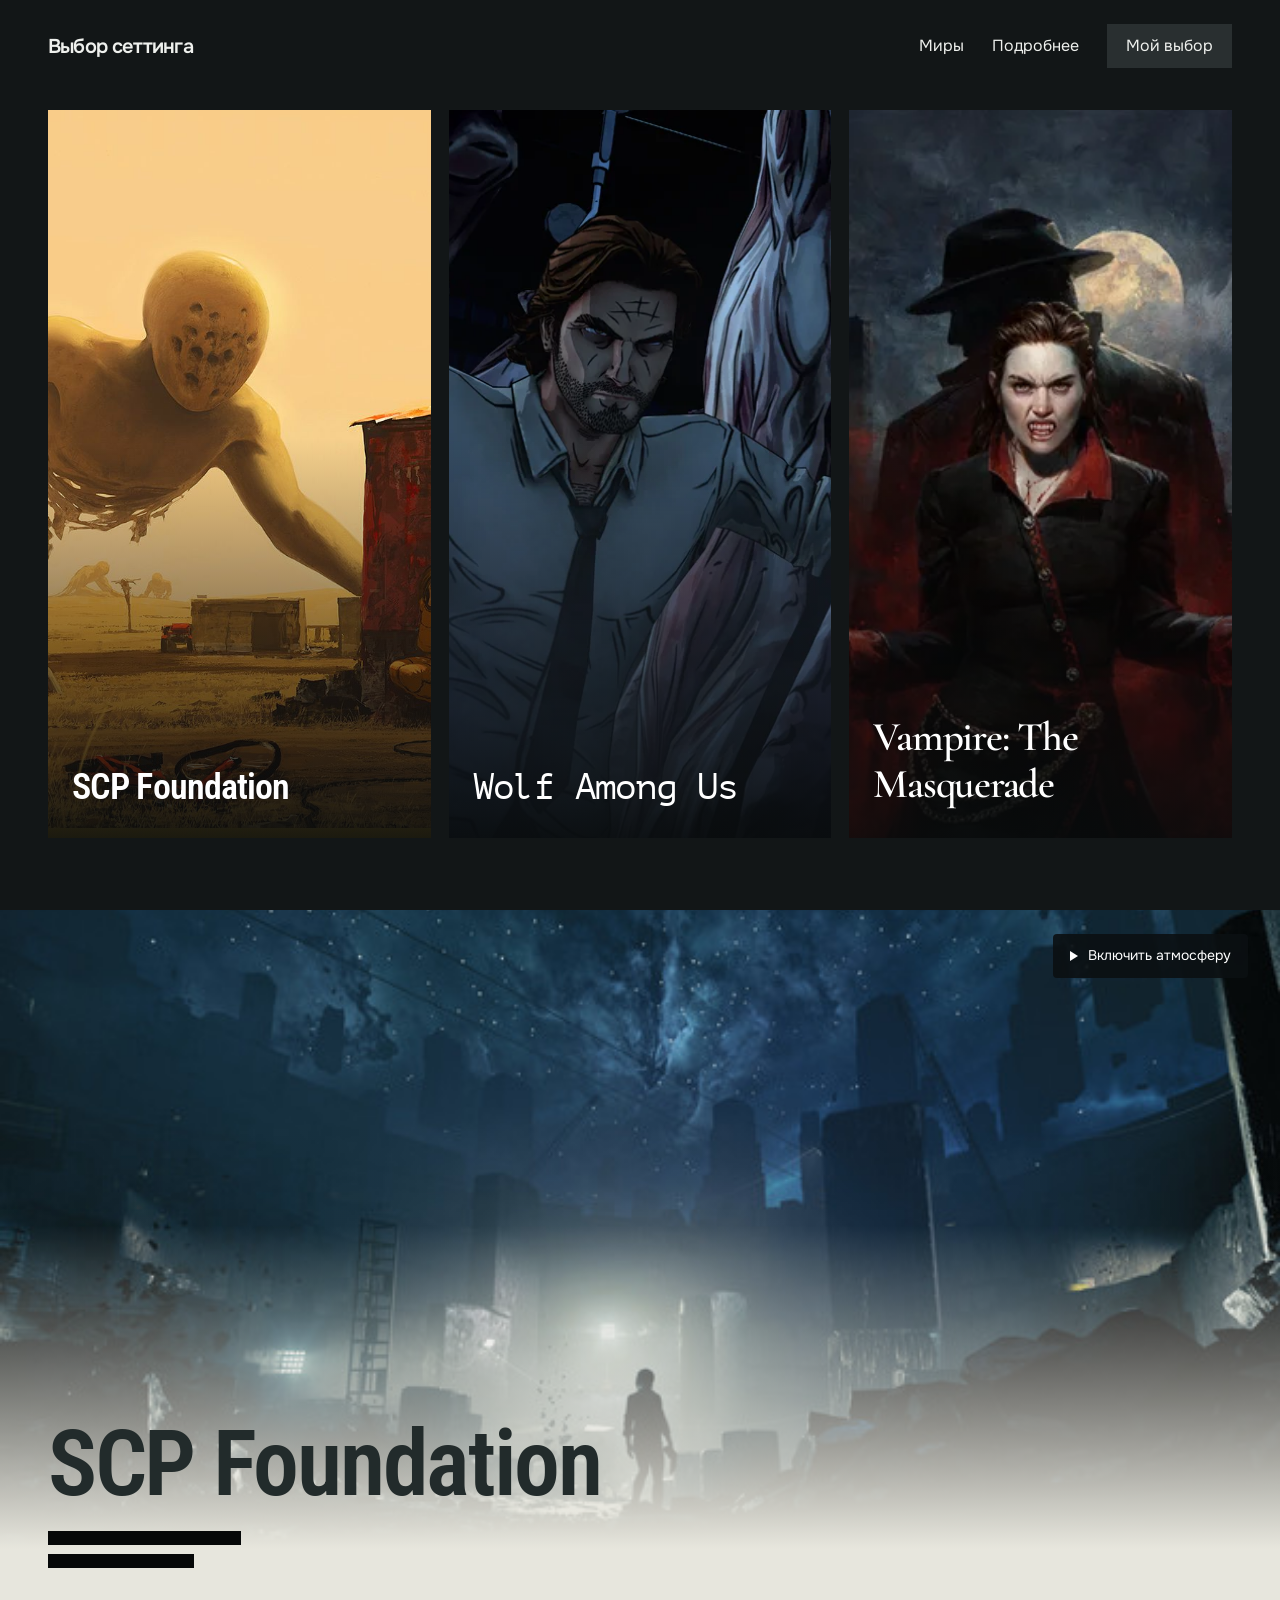
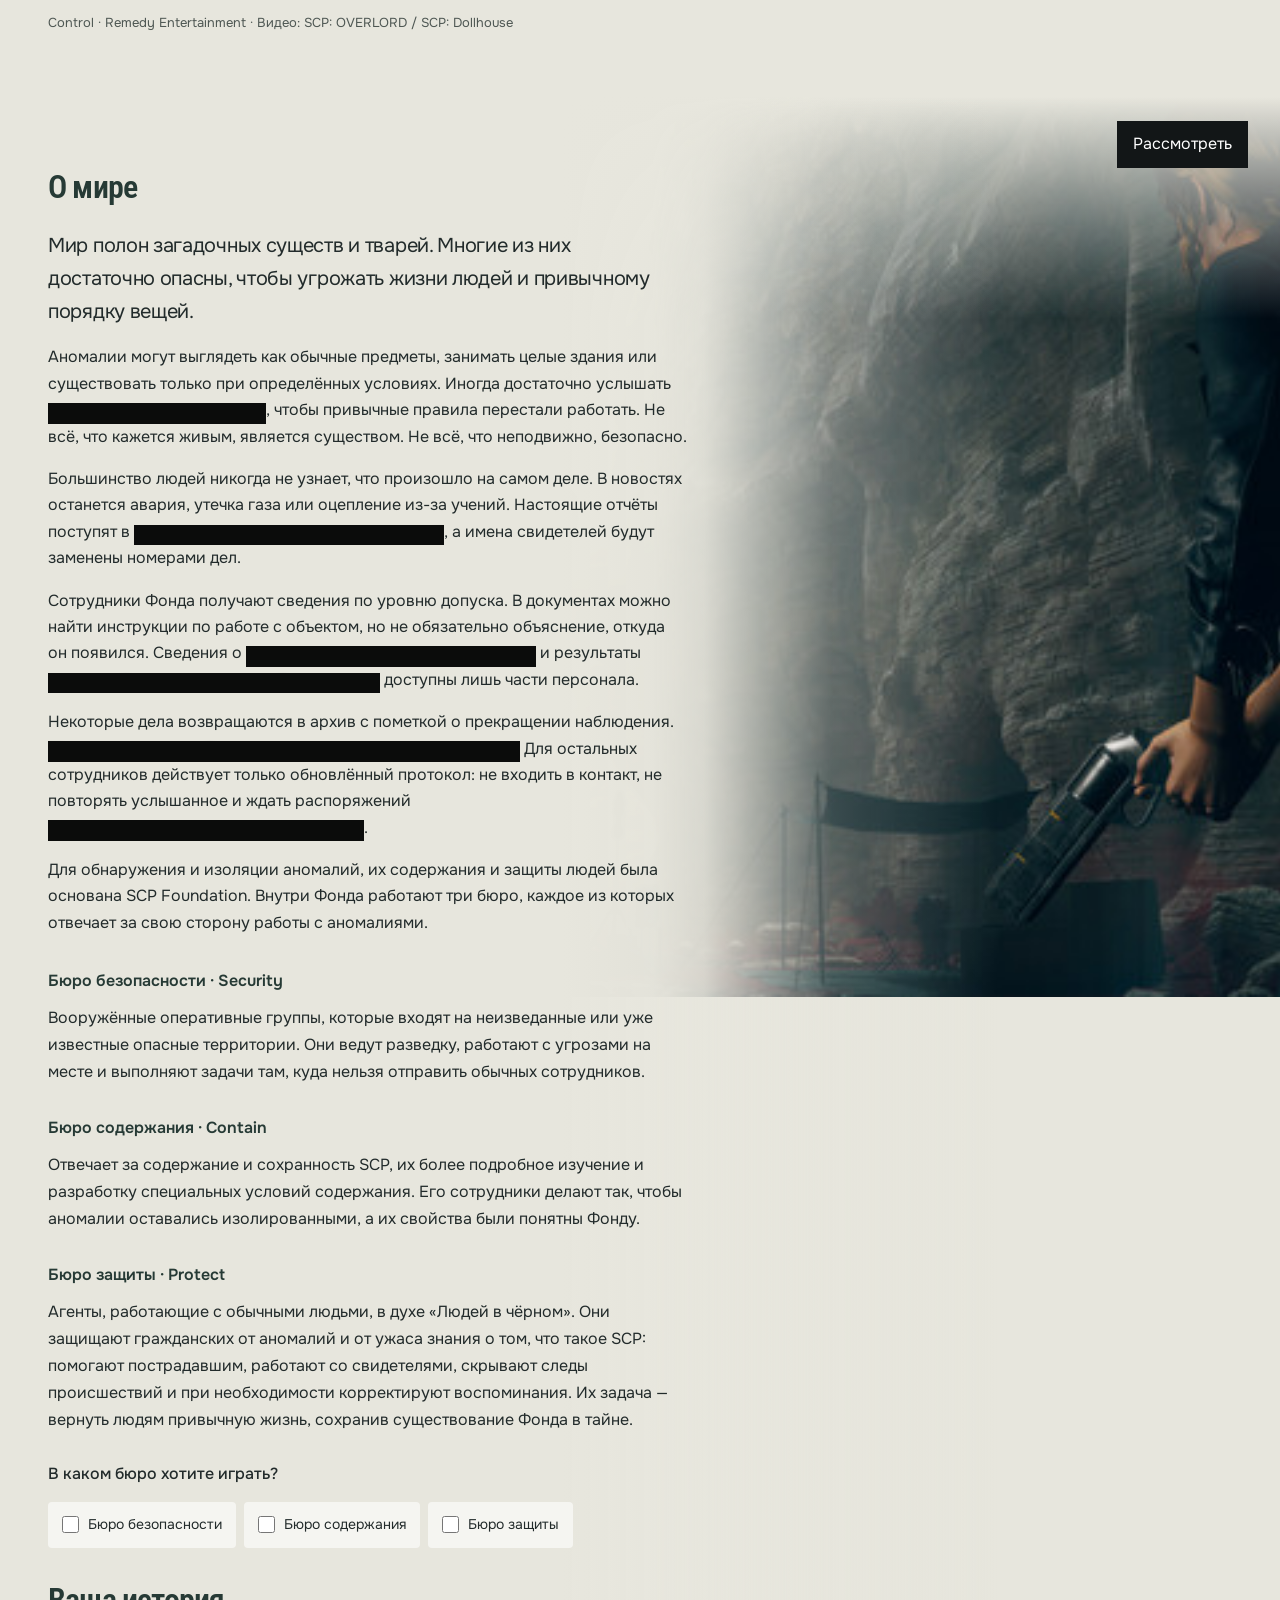
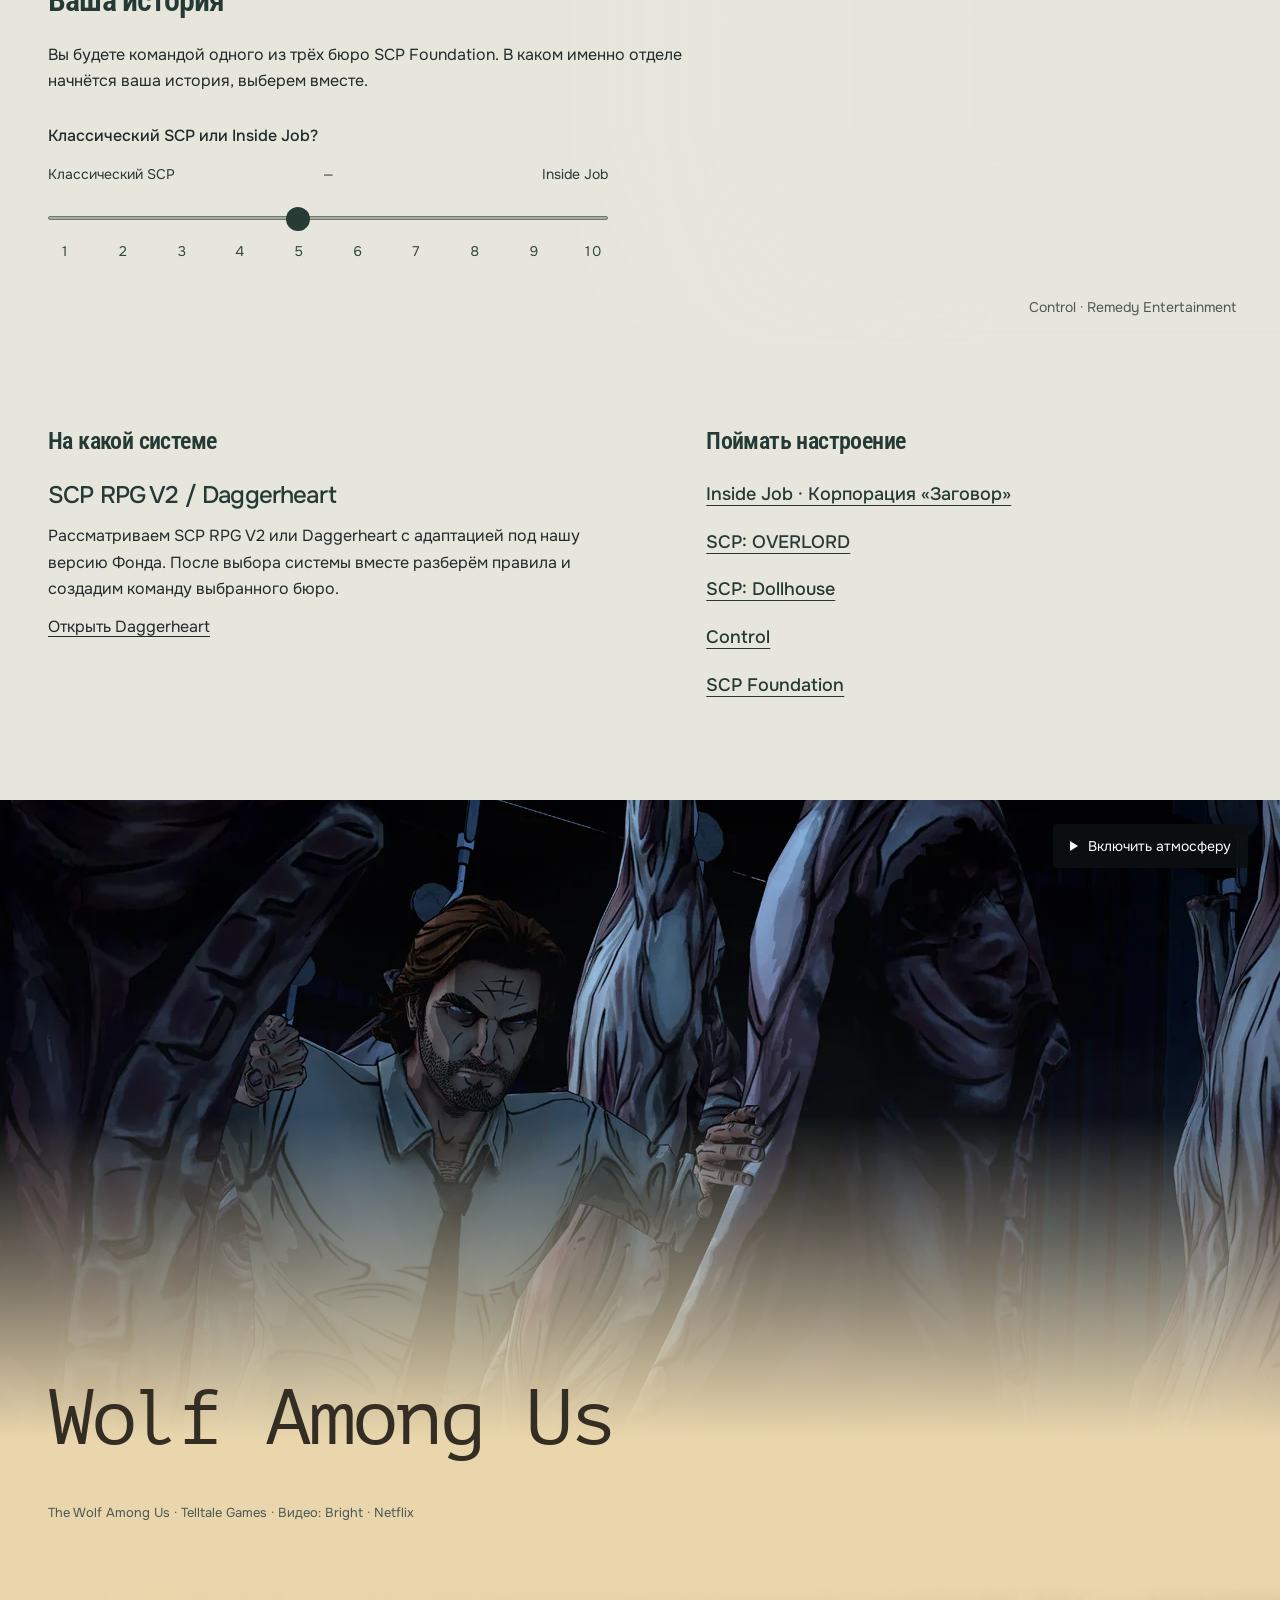
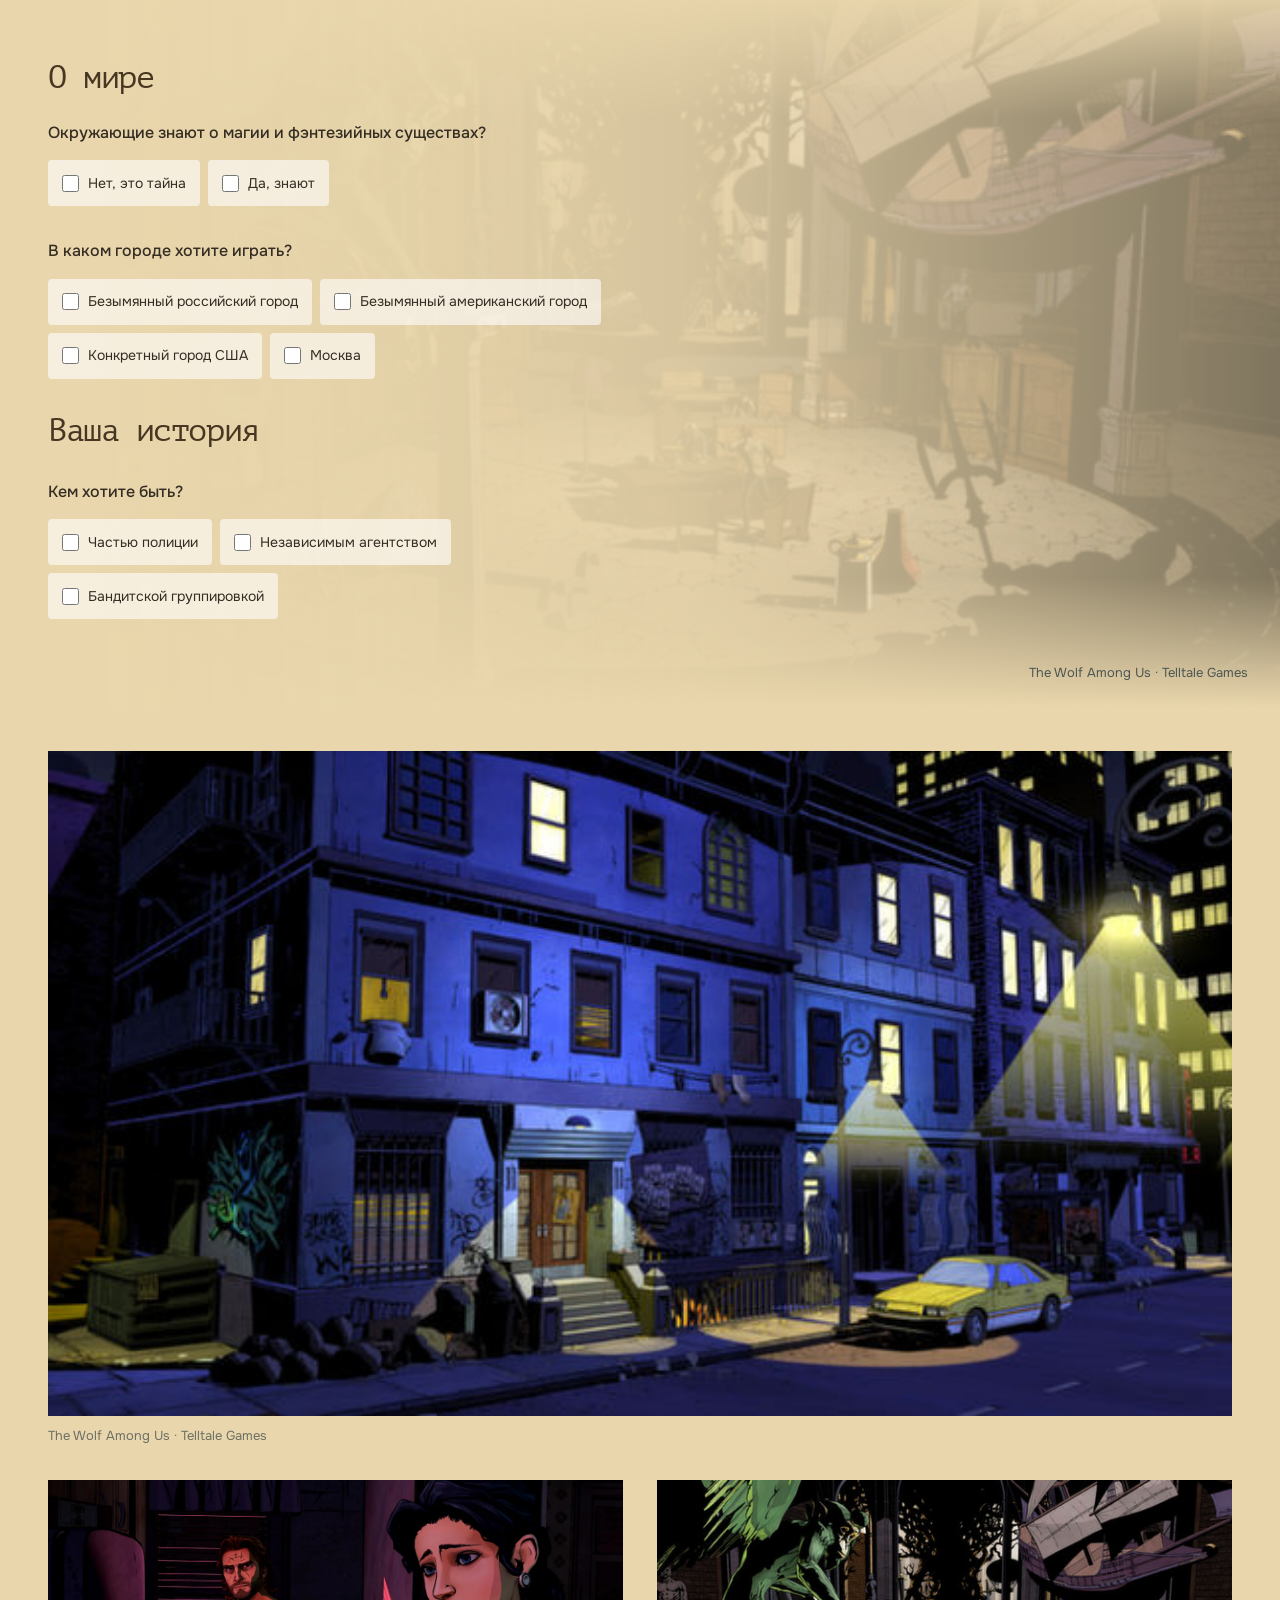
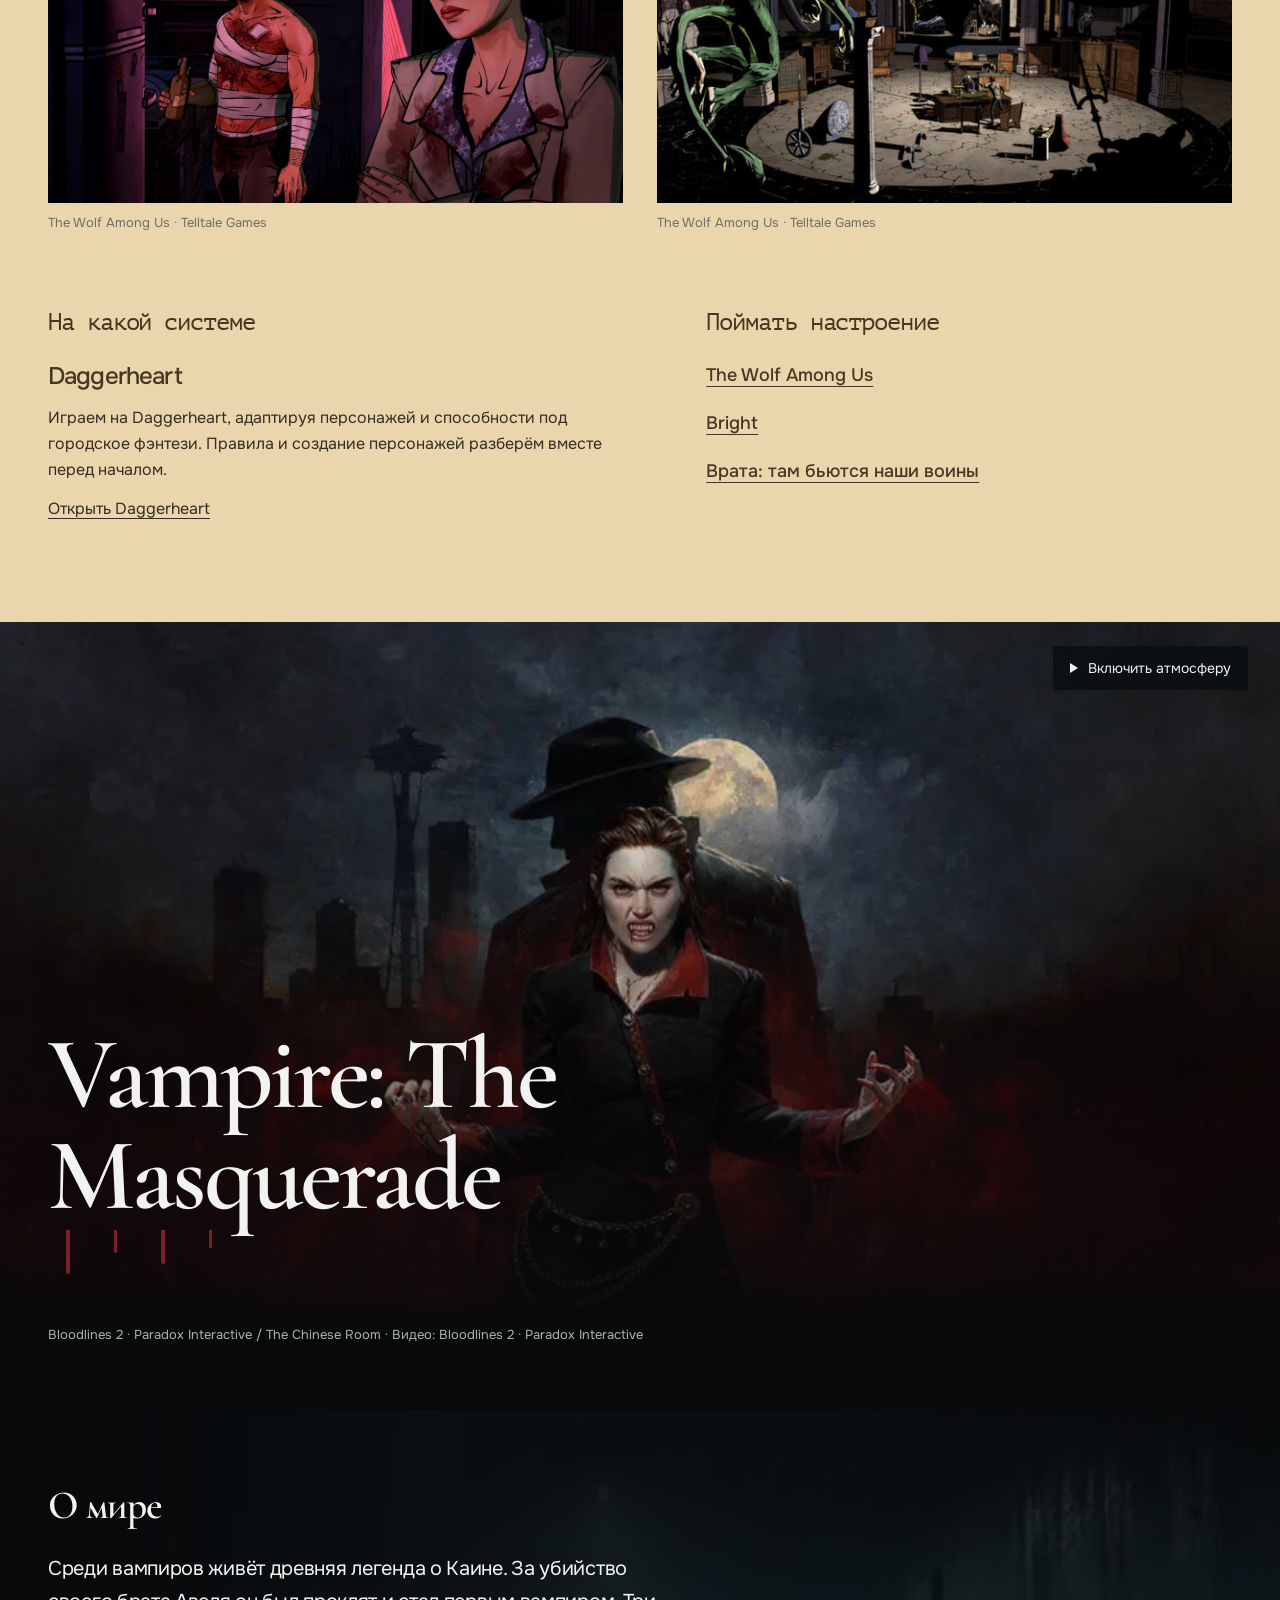
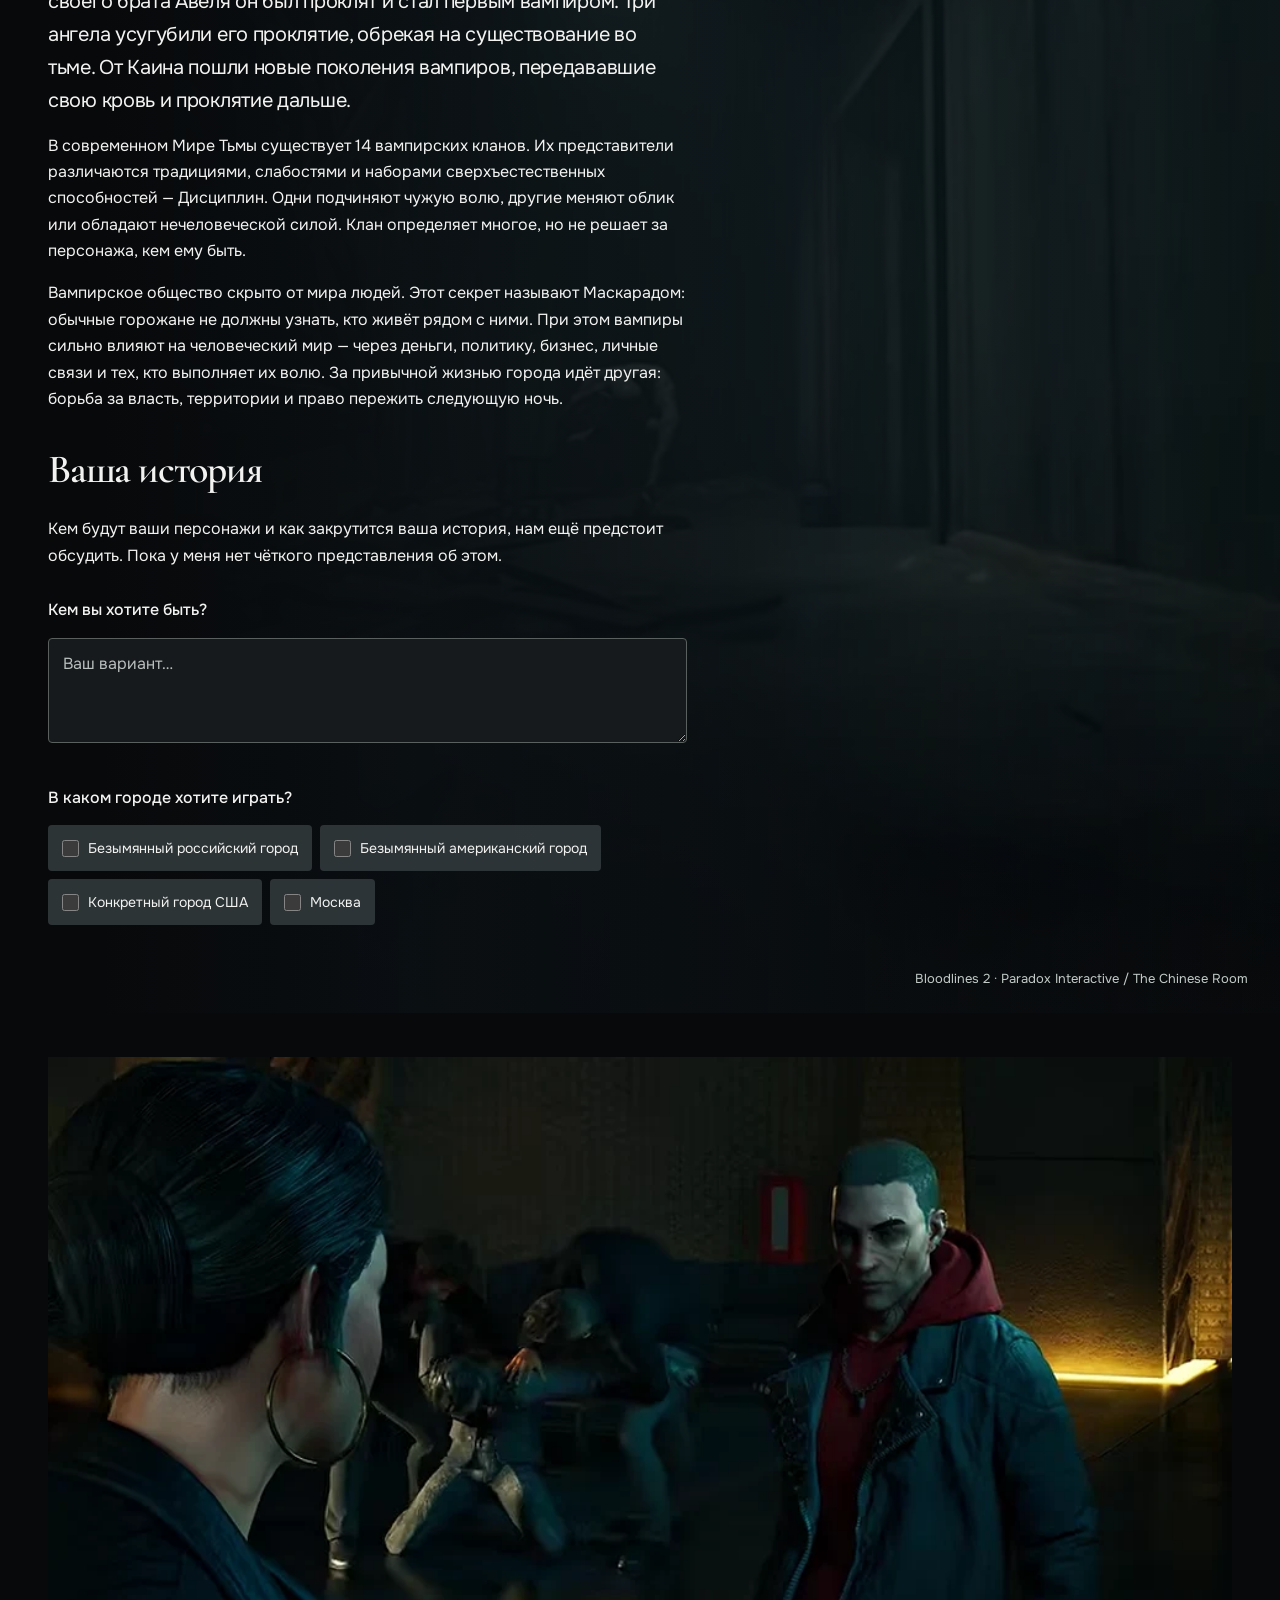
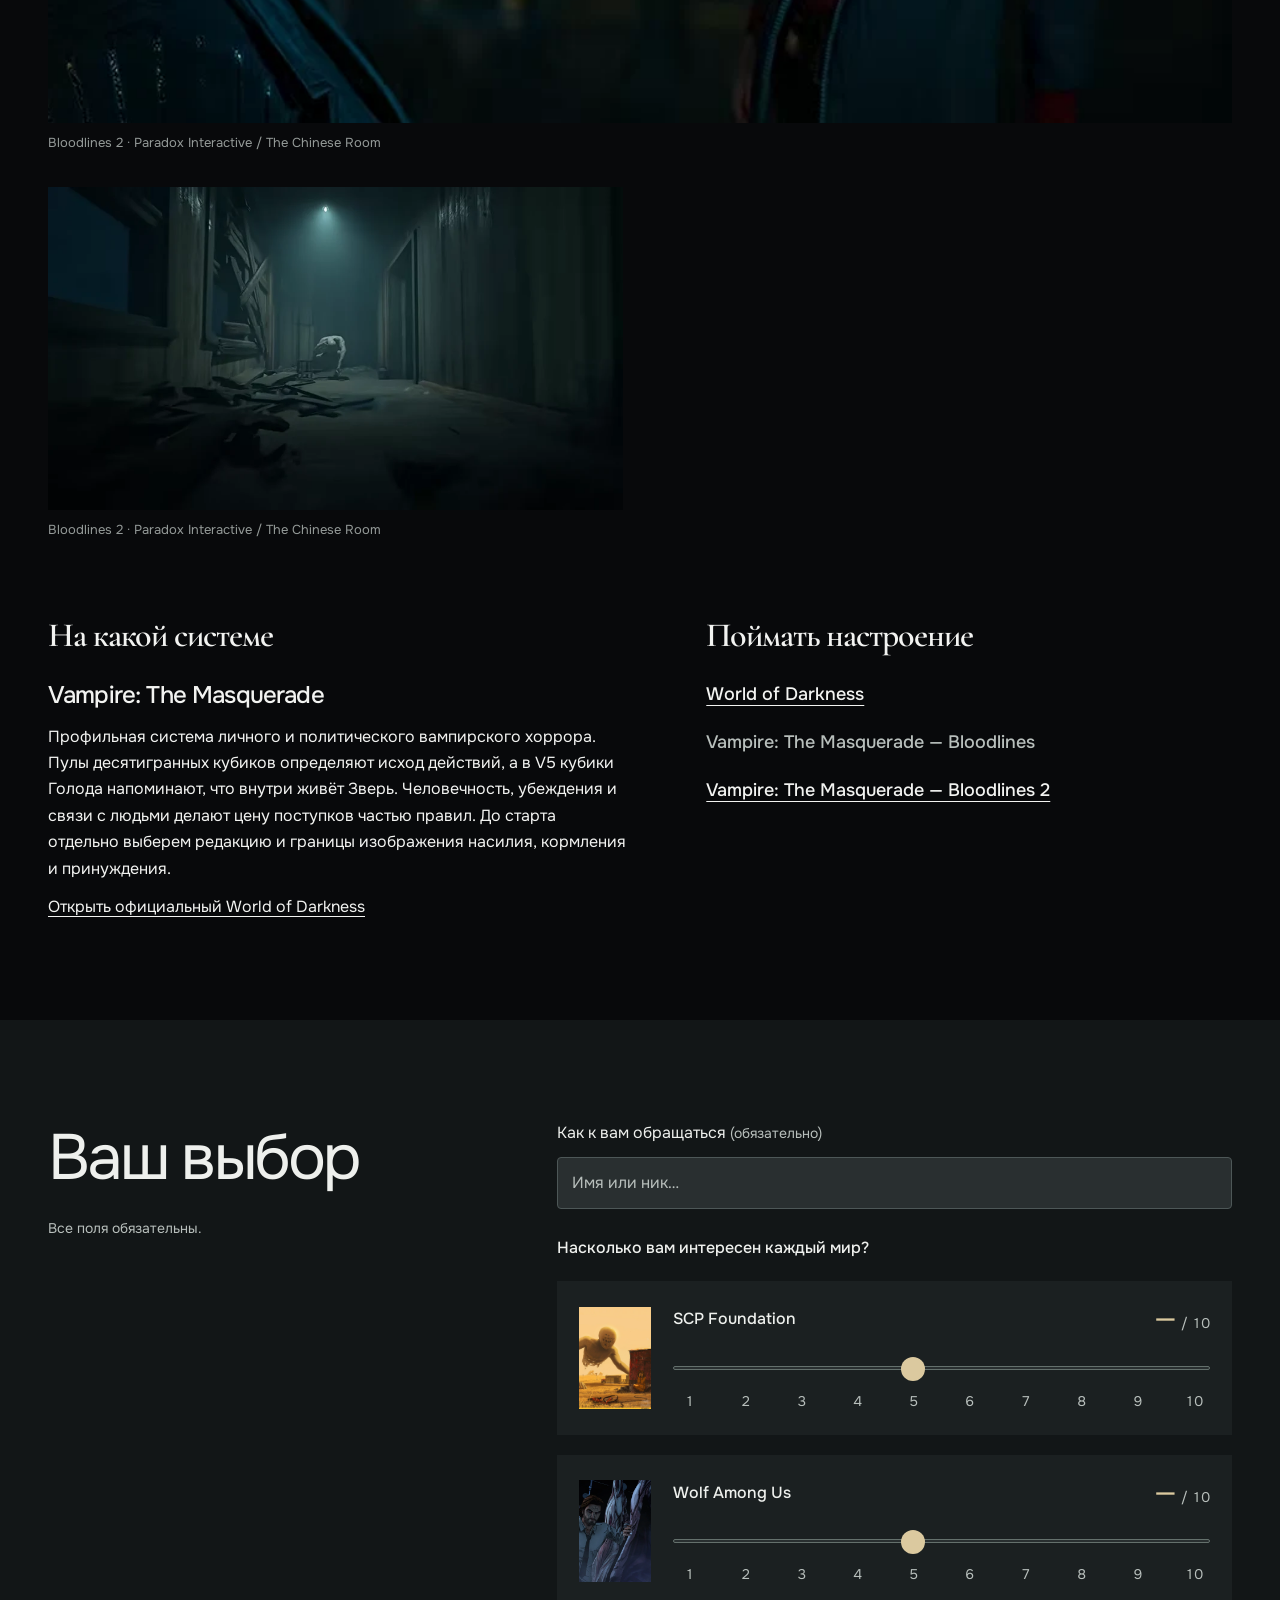
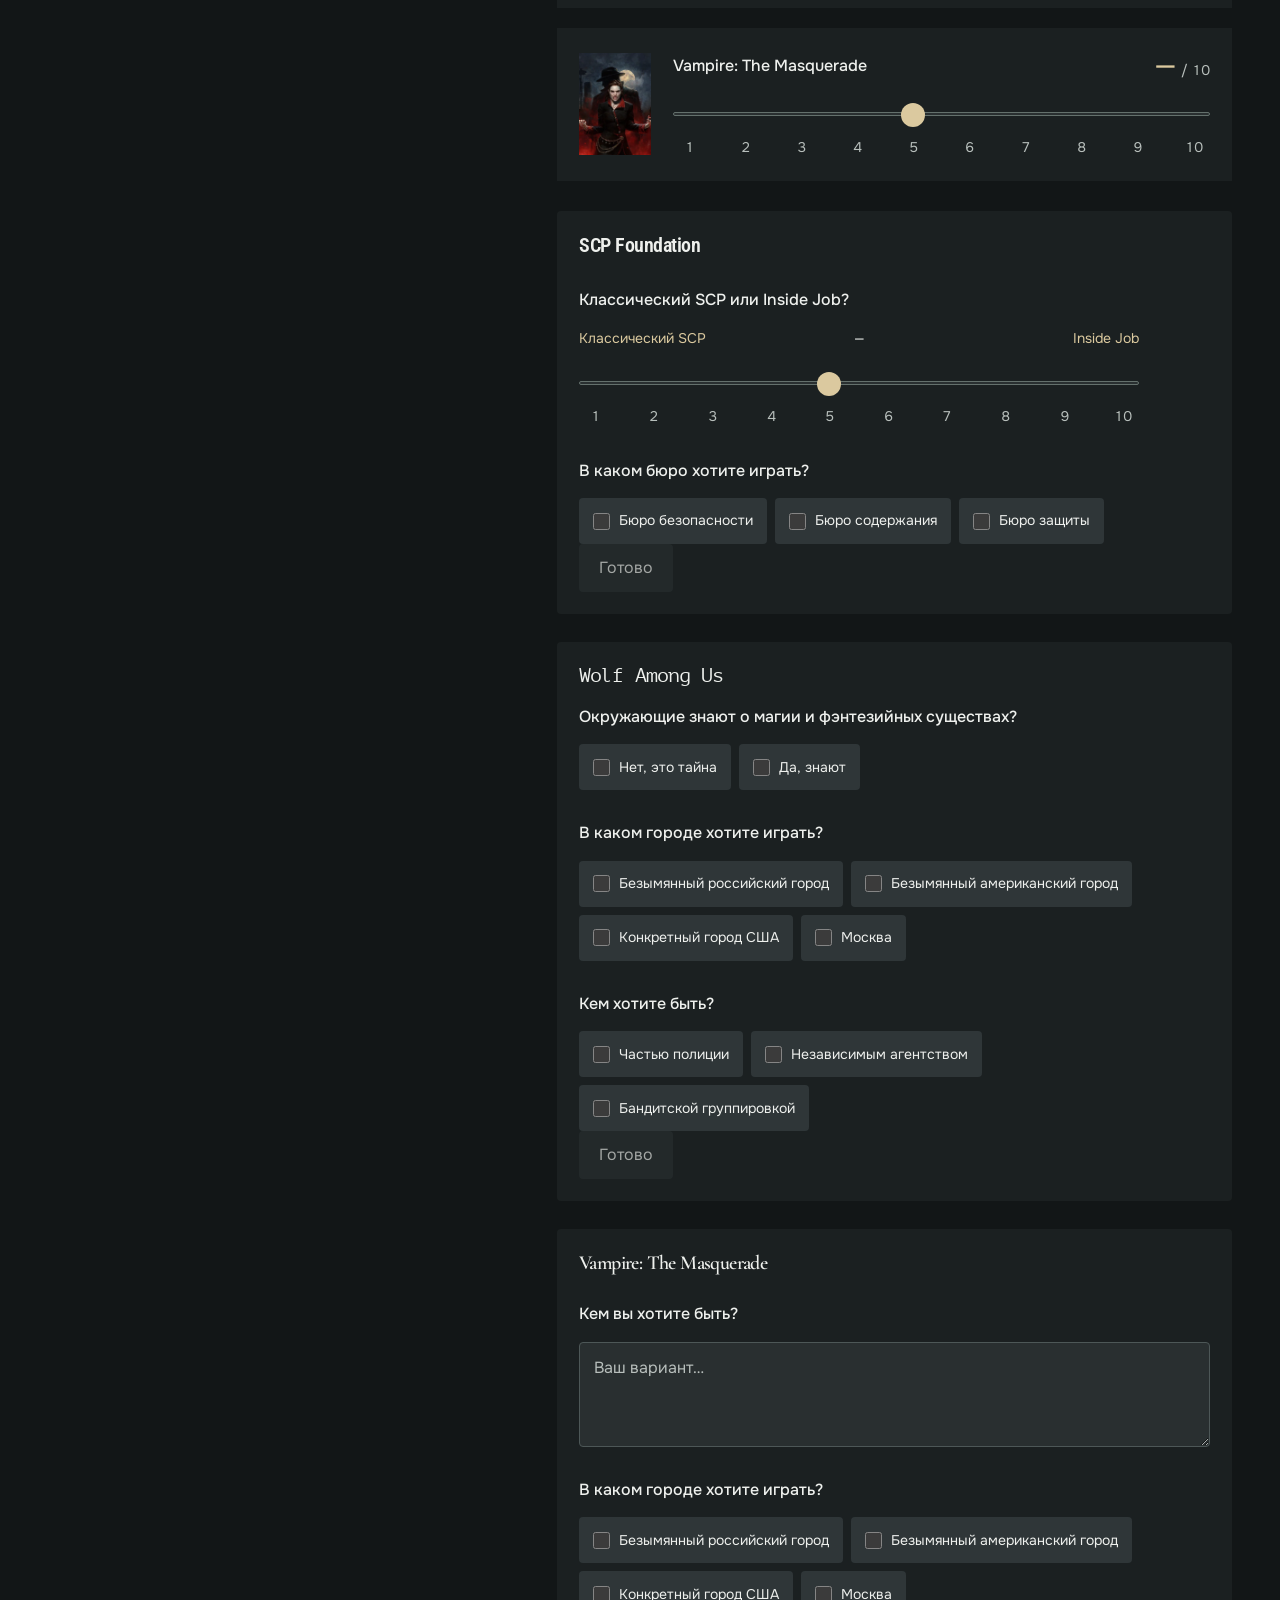
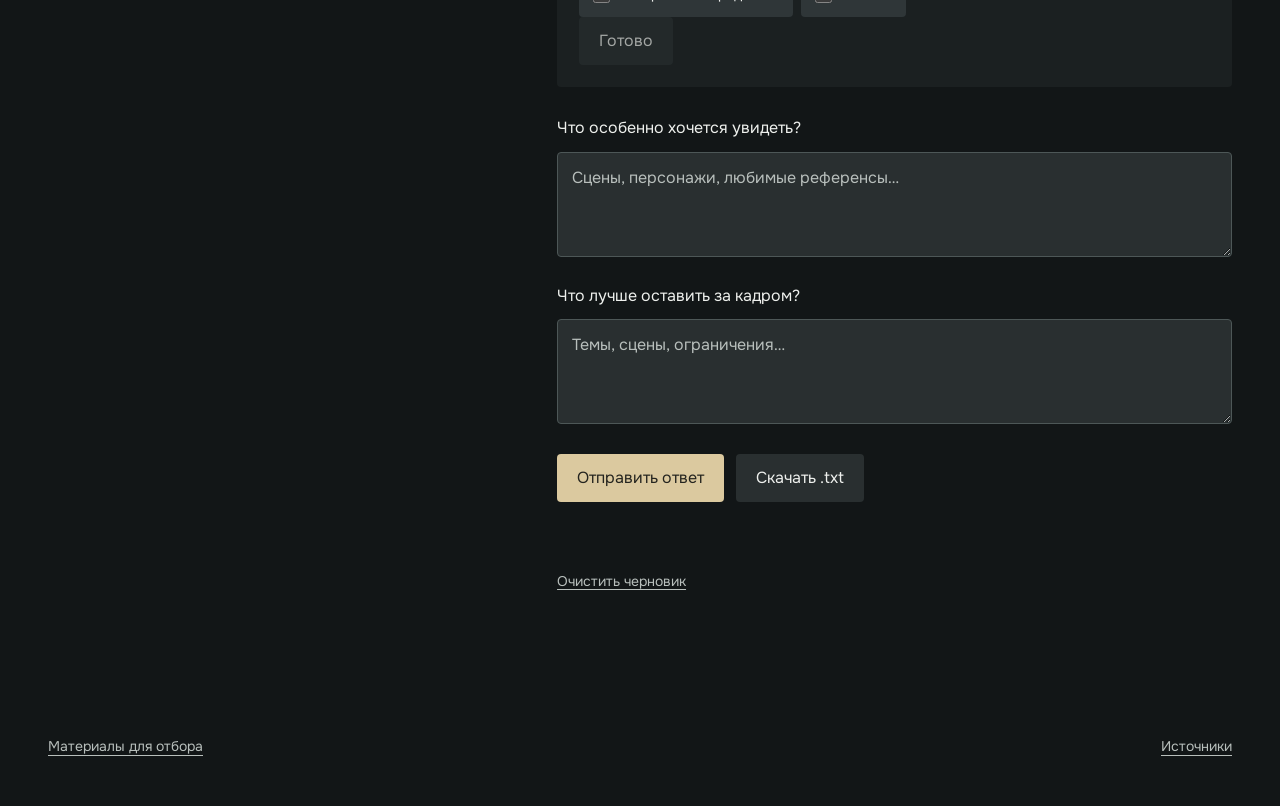
<file: index.html>
<!doctype html>
<html lang="ru">
<head>
  <meta charset="utf-8">
  <meta name="viewport" content="width=device-width, initial-scale=1">
  <meta name="theme-color" content="#121617">
  <meta name="description" content="Три мира для нашей следующей настольной ролевой игры. Прочитайте завязки, выберите атмосферу и расскажите, во что хочется сыграть.">
  <title>Выбор сеттинга — SCP, Wolf Among Us, Vampire</title>
  <link rel="icon" href="assets/favicon.svg" type="image/svg+xml">
  <link rel="stylesheet" href="styles.css?v=964474c96a">
  <link rel="stylesheet" href="assets/fonts/settings-fonts.css?v=5baf0ed14a">
  <link rel="stylesheet" href="immersive.css?v=e7e435cd4b">
  <link rel="preload" href="assets/fonts/Onest-Variable.ttf" as="font" type="font/ttf" crossorigin>
  <script src="site.config.js?v=68a5680077" defer></script>
  <script src="settings/anomalies/setting.js?v=44ac4ef236" defer></script>
  <script src="settings/urban-fantasy/setting.js?v=61e4d1903d" defer></script>
  <script src="settings/vampire/setting.js?v=bd96a815c8" defer></script>
  <script src="app.js?v=af5e077e97" defer></script>
</head>
<body>
  <a class="skip-link" href="#main">К содержимому</a>
  <header class="site-header wrap">
    <a class="wordmark" href="#main" aria-label="Выбор сеттинга, в начало">Выбор сеттинга</a>
    <nav aria-label="Основная навигация">
      <a href="#worlds">Миры</a>
      <a href="#dossier">Подробнее</a>
      <a href="#vote" class="nav-action">Мой выбор</a>
    </nav>
  </header>

  <main id="main">
    <h1 id="page-title" class="sr-only">Выбор сеттинга</h1>

    <section id="worlds" class="worlds wrap" aria-label="Три мира на выбор">
      <div id="world-list" class="world-list"></div>
    </section>

    <section id="dossier" class="dossier-section" aria-label="Сеттинги">
      <div id="dossier-content"></div>
    </section>

    <section id="vote" class="vote-section wrap" aria-labelledby="vote-title">
      <div class="vote-intro">
        <h2 id="vote-title">Ваш выбор</h2>
        <p id="required-note" class="field-help">Все поля обязательны.</p>
      </div>
      <form id="feedback-form" class="feedback-form" novalidate aria-describedby="required-note">
        <div class="field">
          <label for="player-name">Как к вам обращаться <span class="secondary">(обязательно)</span></label>
          <input id="player-name" name="playerName" autocomplete="nickname" maxlength="60" placeholder="Имя или ник…" required>
        </div>
        <fieldset class="ratings-fieldset">
          <legend>Насколько вам интересен каждый мир?</legend>
          <p id="scale-help" class="sr-only">От 1 — совсем не интересно, до 10 — очень хочу сыграть.</p>
          <div id="interest-list"></div>
        </fieldset>
        <section id="question-reminders" aria-label="Пропущенные вопросы о сеттингах"></section>
        <p id="questions-confirmation" class="sr-only" role="status" aria-live="polite" hidden></p>
        <div class="field">
          <label for="wishes">Что особенно хочется увидеть?</label>
          <textarea id="wishes" name="wishes" rows="3" maxlength="3000" placeholder="Сцены, персонажи, любимые референсы…" required></textarea>
        </div>
        <div class="field">
          <label for="boundaries">Что лучше оставить за кадром?</label>
          <textarea id="boundaries" name="boundaries" rows="3" maxlength="3000" placeholder="Темы, сцены, ограничения…" required></textarea>
        </div>
        <div class="form-actions">
          <button type="submit" class="button primary">Отправить ответ</button>
          <button type="button" id="download-answer" class="button secondary-button">Скачать .txt</button>
        </div>
        <p id="form-status" class="form-status" role="status" aria-live="polite"></p>
        <details id="answer-fallback" hidden>
          <summary>Открыть текст ответа</summary>
          <label for="answer-text" class="field-help">Выделите текст и скопируйте вручную</label>
          <textarea id="answer-text" readonly rows="12"></textarea>
        </details>
        <div class="draft-controls">
          <span id="draft-status" class="sr-only">Черновик сохраняется на устройстве</span>
          <button id="clear-draft" type="button" class="text-button">Очистить черновик</button>
        </div>
      </form>
      <div id="external-form" class="external-form" hidden></div>
    </section>
    <noscript><p class="wrap">Для досье и анкеты нужен JavaScript. Откройте сайт с включённым JavaScript; тексты миров также доступны в папке settings.</p></noscript>
  </main>

  <dialog id="art-viewer" class="art-viewer" aria-labelledby="art-viewer-title" data-ui>
    <div class="art-viewer-toolbar">
      <h2 id="art-viewer-title">Иллюстрации</h2>
      <button type="button" id="art-viewer-close">Закрыть</button>
    </div>
    <div class="art-viewer-picture"><img id="art-viewer-image" alt=""><div id="art-viewer-error" hidden role="status"><p>Не удалось загрузить изображение.</p><button type="button" id="art-viewer-retry">Повторить</button></div></div>
    <div class="art-viewer-bottom">
      <p id="art-viewer-credit"></p>
      <nav aria-label="Просмотр иллюстраций">
        <button type="button" id="art-viewer-prev" aria-label="Предыдущая иллюстрация">Назад</button>
        <output id="art-viewer-index" aria-live="polite" aria-atomic="true"></output>
        <button type="button" id="art-viewer-next" aria-label="Следующая иллюстрация">Дальше</button>
      </nav>
    </div>
  </dialog>

  <footer class="site-footer wrap">
    <div><a href="materials.html">Материалы для отбора</a><a href="CREDITS.md">Источники</a></div>
  </footer>
</body>
</html>
</file>
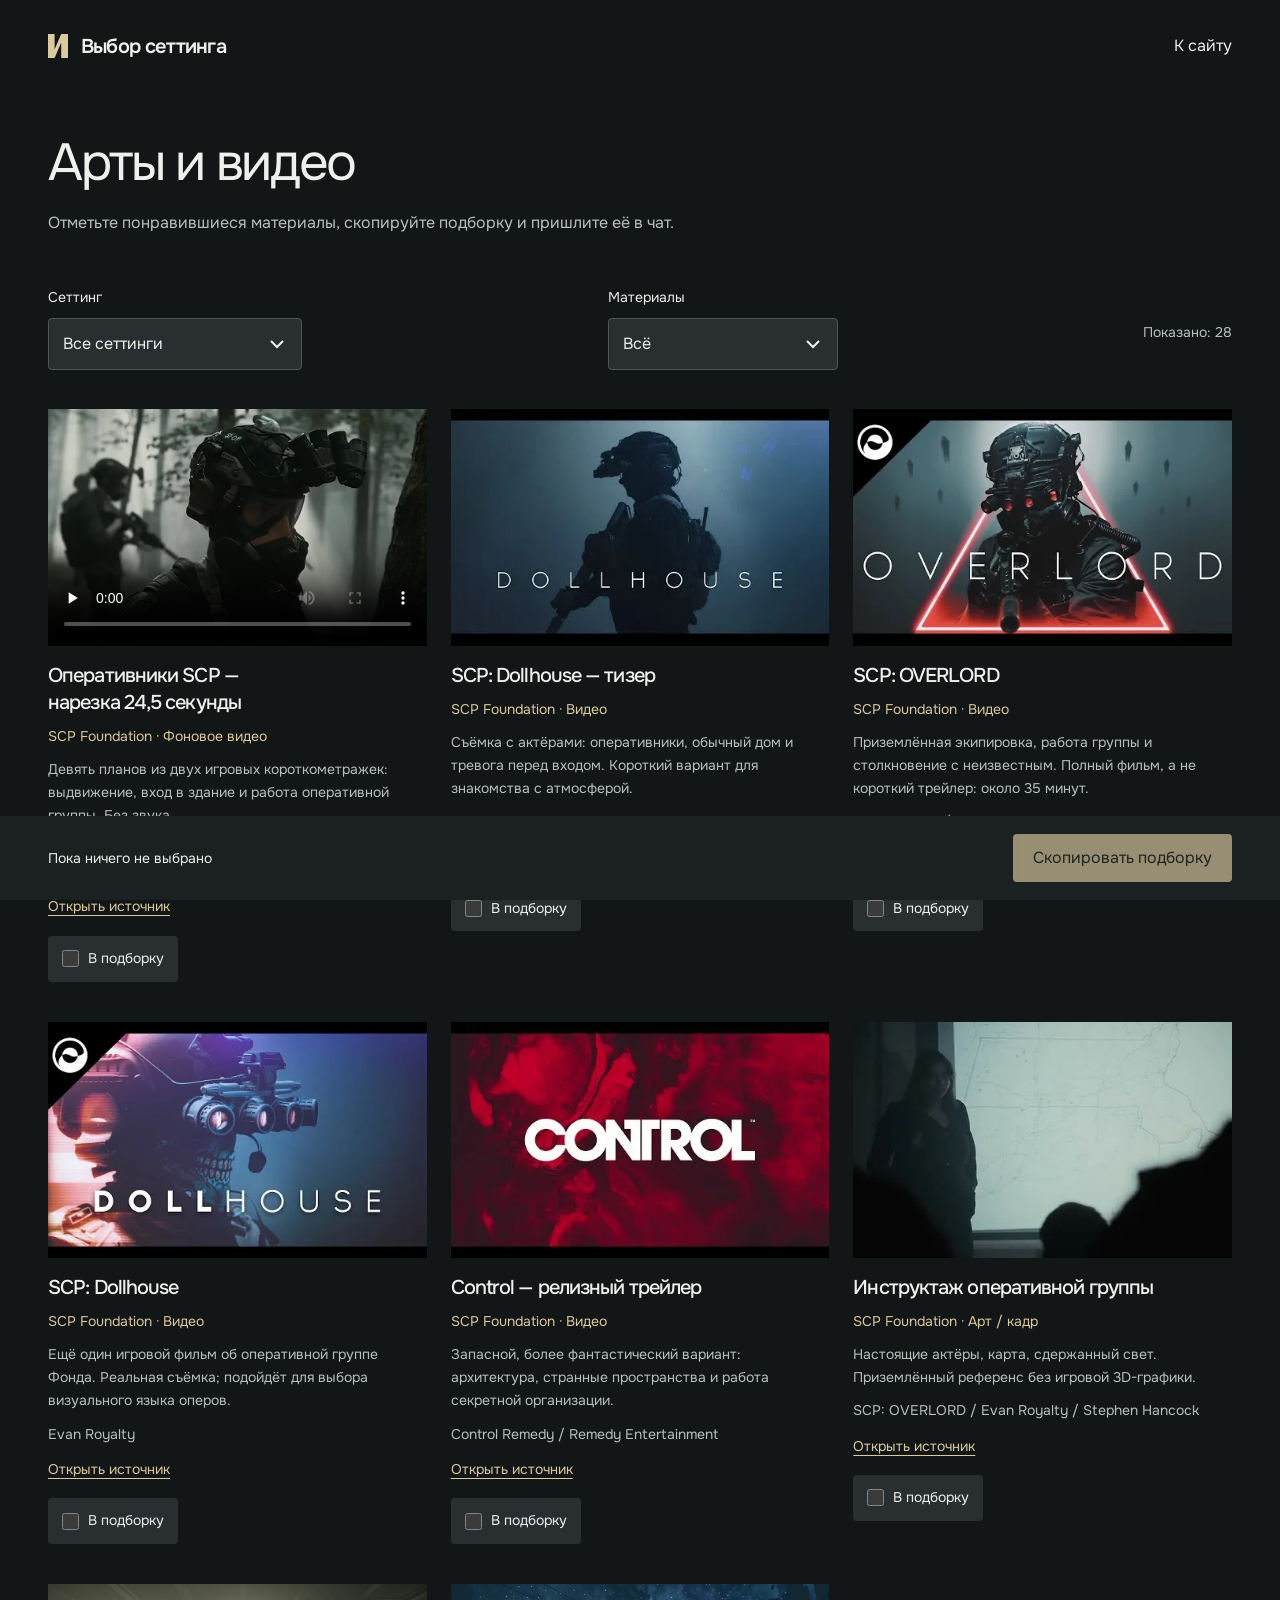
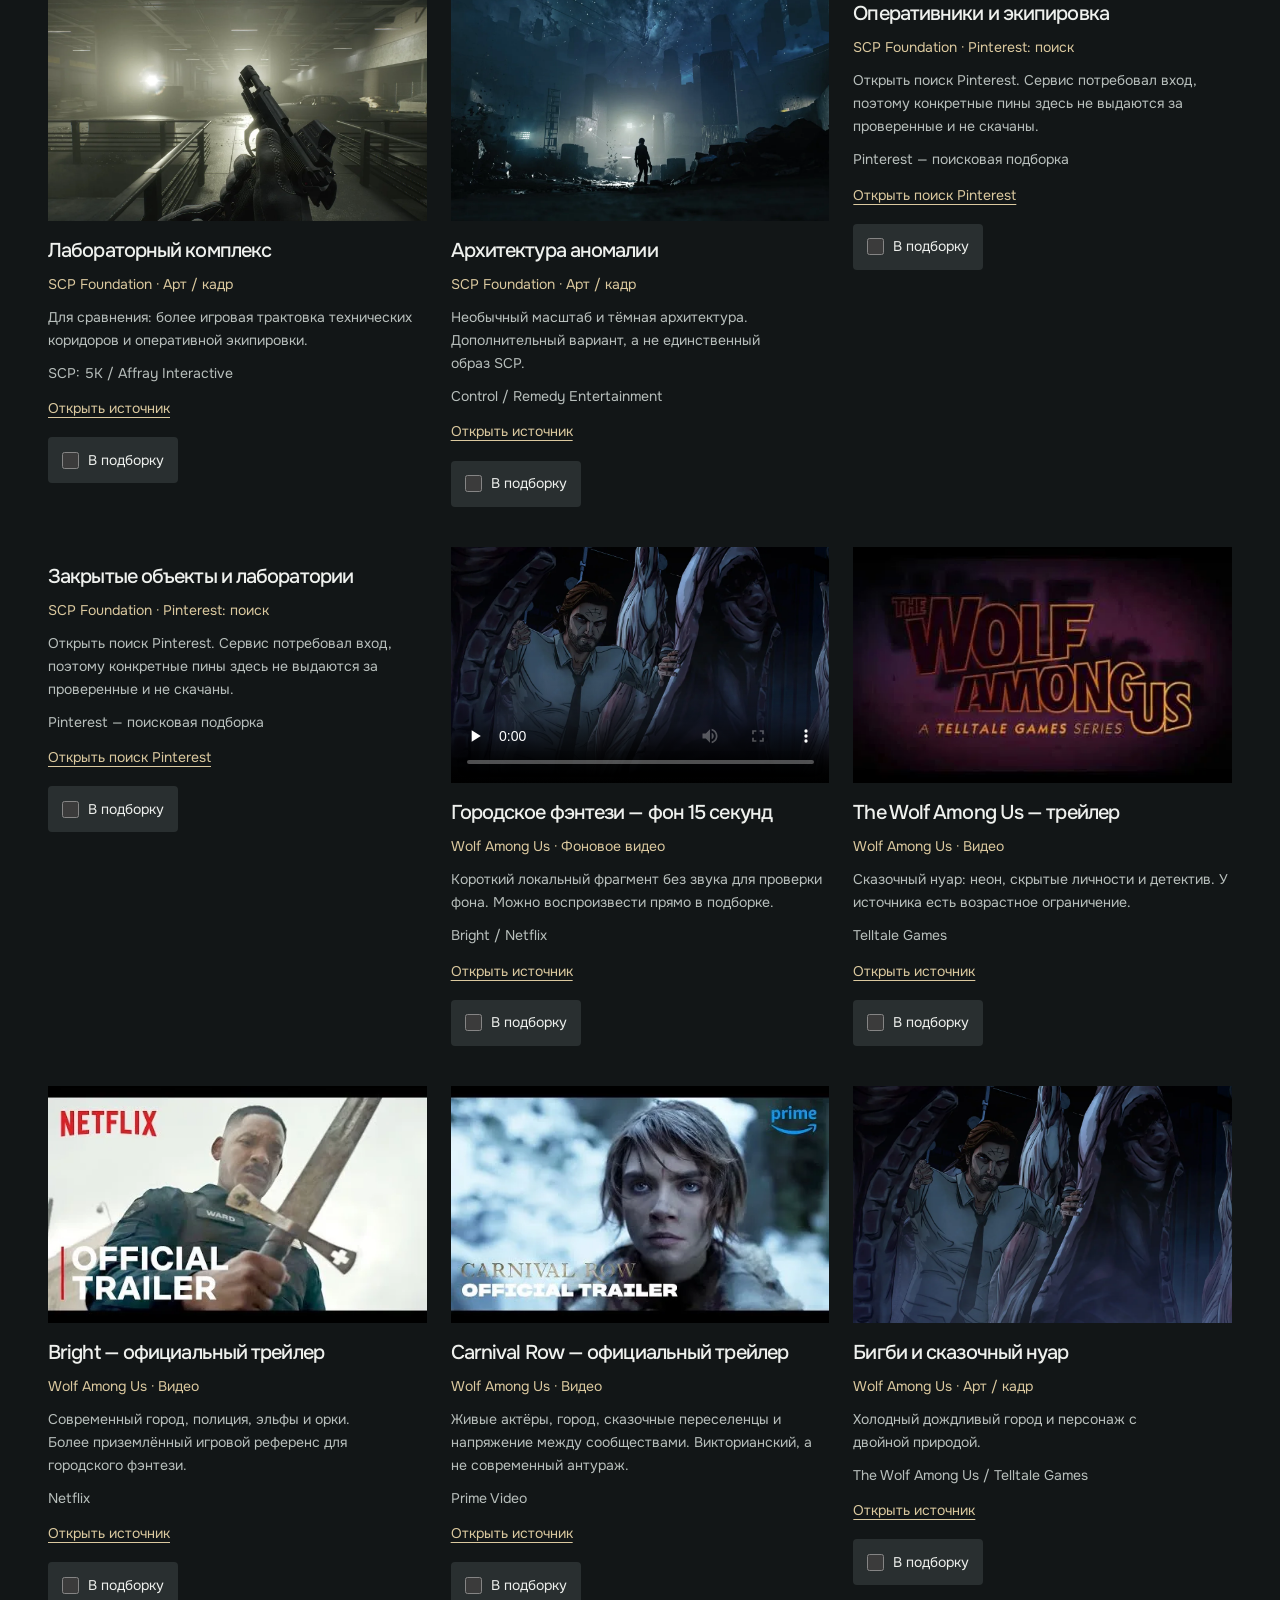
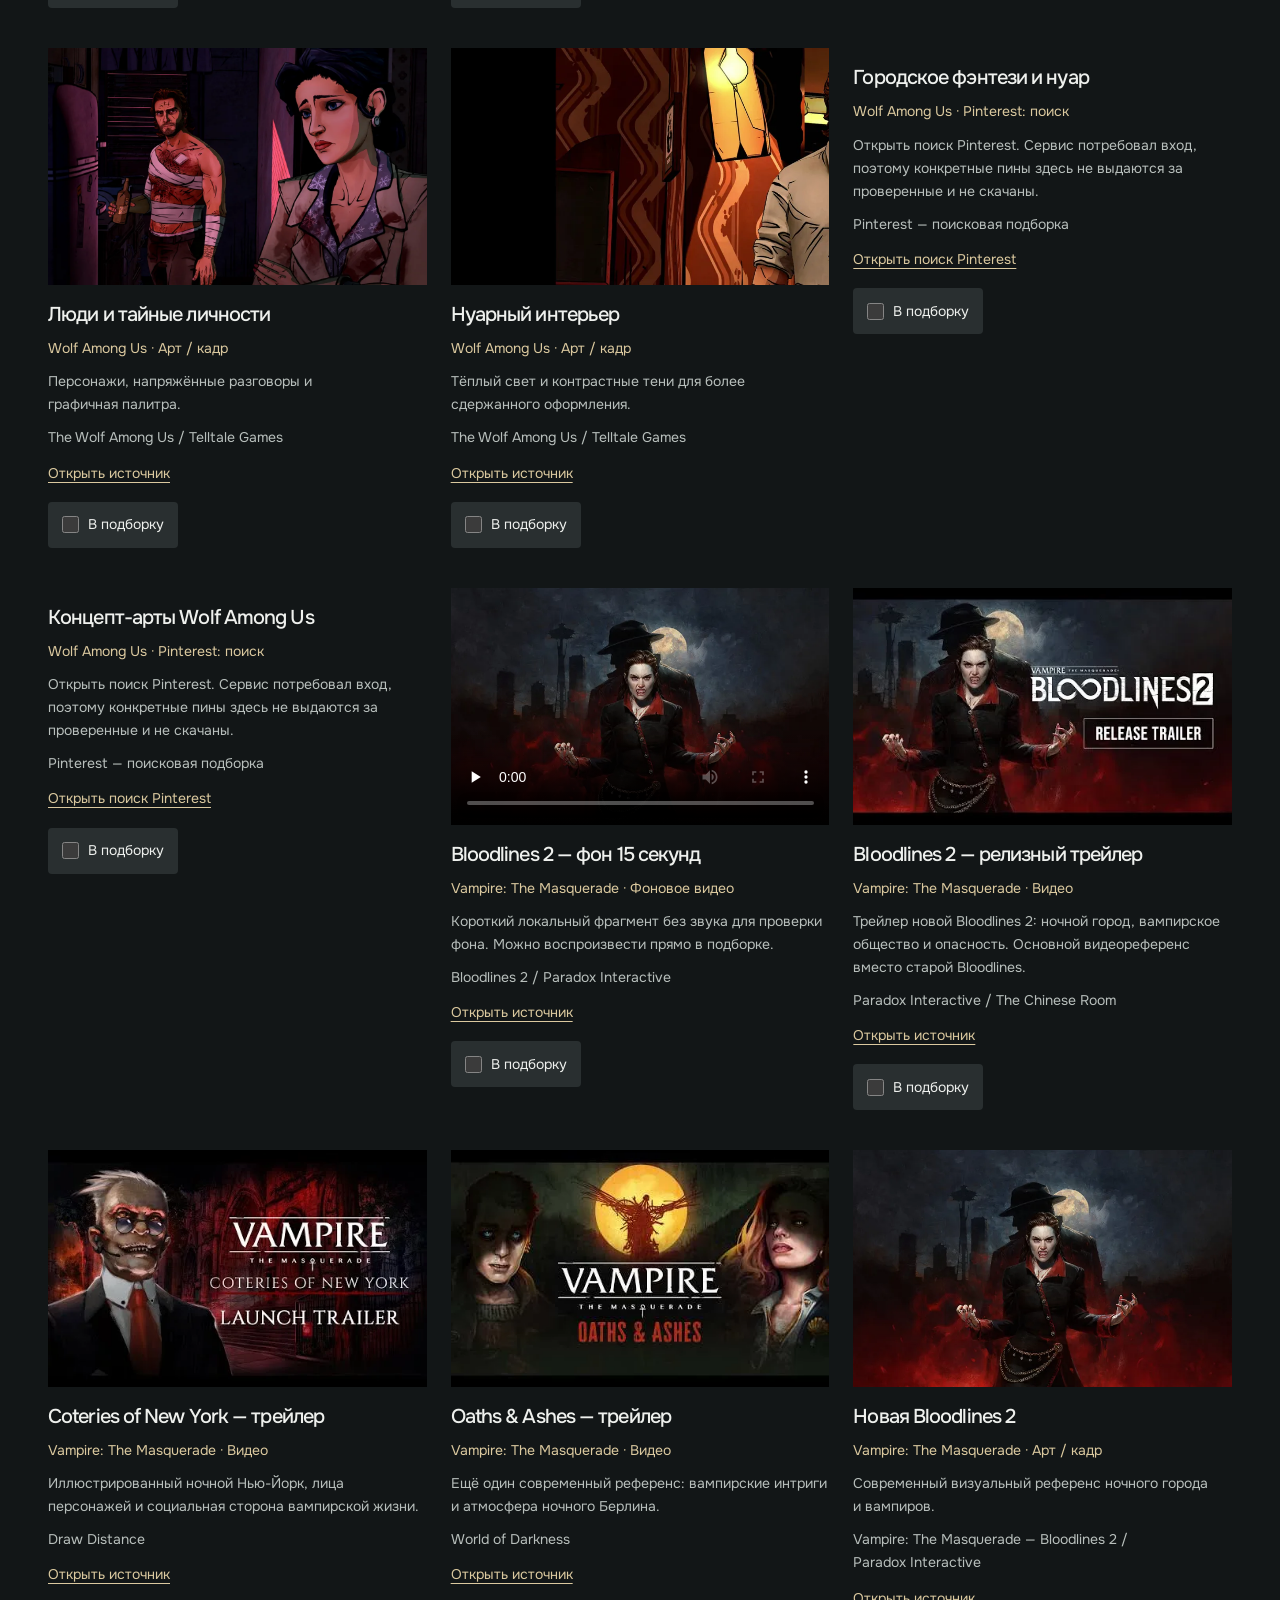
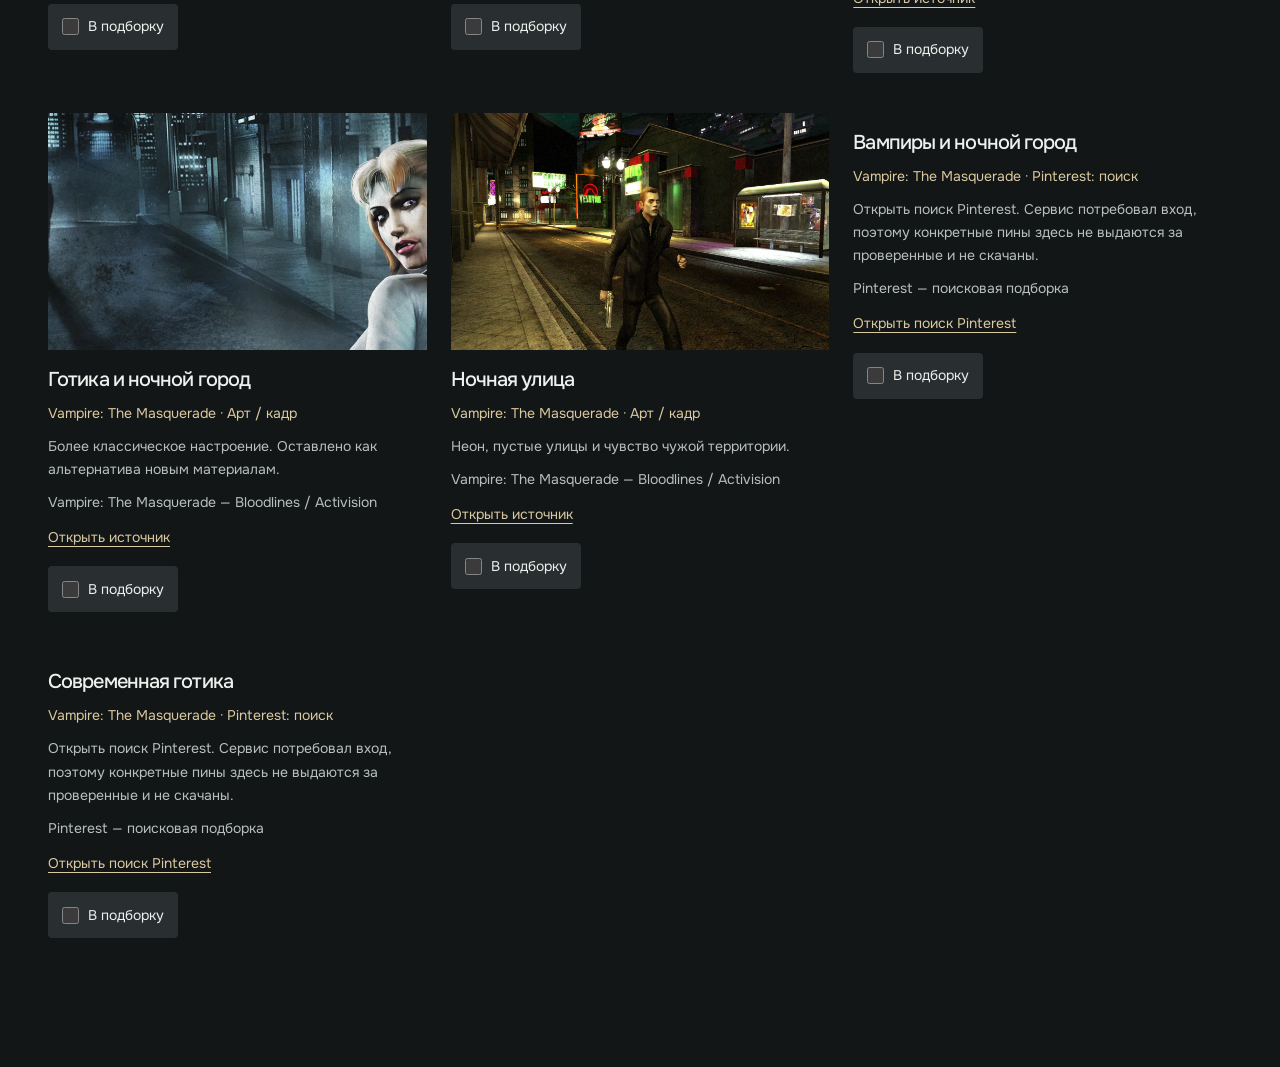
<file: materials.html>
<!doctype html>
<html lang="ru">
<head>
  <meta charset="utf-8"><meta name="viewport" content="width=device-width,initial-scale=1">
  <meta name="theme-color" content="#121617">
  <title>Арты и видео — подборка для сайта</title>
  <link rel="icon" href="assets/favicon.svg" type="image/svg+xml">
  <link rel="stylesheet" href="styles.css?v=c5eba6a68e">
  <script src="settings/anomalies/materials.js?v=93adf863ca" defer></script>
  <script src="settings/urban-fantasy/materials.js?v=f9682ce9f9" defer></script>
  <script src="settings/vampire/materials.js?v=86579c0b28" defer></script>
  <script src="materials.js?v=338cd18088" defer></script>
</head>
<body>
  <a class="skip-link" href="#reference-main">К подборке</a>
  <header class="site-header wrap"><a class="wordmark" href="index.html"><span class="brand-mark" aria-hidden="true"></span>Выбор сеттинга</a><nav aria-label="Навигация"><a href="index.html">К сайту</a></nav></header>
  <main id="reference-main" class="wrap">
    <section class="reference-intro"><h1>Арты и видео</h1><p>Отметьте понравившиеся материалы, скопируйте подборку и пришлите её в чат.</p></section>
    <div class="reference-controls">
      <div><label for="filter-world">Сеттинг</label><select id="filter-world"><option value="all">Все сеттинги</option><option value="anomalies">SCP Foundation</option><option value="urban-fantasy">Wolf Among Us</option><option value="vampire">Vampire: The Masquerade</option></select></div>
      <div><label for="filter-type">Материалы</label><select id="filter-type"><option value="all">Всё</option><option value="art">Арты и кадры</option><option value="trailer">Трейлеры и фильмы</option><option value="background">Короткие фоны</option><option value="pinterest">Поиск Pinterest</option><option value="selected">Только выбранные</option></select></div>
      <p id="reference-count" class="field-help" role="status"></p>
    </div>
    <p id="reference-storage" class="field-help" role="status"></p>
    <div id="reference-grid" class="reference-grid"></div>
    <div id="selection-fallback" class="selection-fallback" hidden><label for="selection-text">Скопируйте текст вручную</label><textarea id="selection-text" readonly rows="10"></textarea></div>
    <noscript>Для отбора материалов включите JavaScript. Источники также сохранены в settings/*/texts/material-sources.json.</noscript>
  </main>
  <aside class="selection-bar" aria-label="Выбранные материалы"><div class="wrap"><div><p id="selection-count">Пока ничего не выбрано</p><p id="selection-status" role="status" aria-live="polite"></p></div><button type="button" id="copy-selection" class="button primary">Скопировать подборку</button></div></aside>
</body>
</html>
</file>
<file: styles.css>
@font-face {
  font-family:Onest;
  src:url('assets/fonts/Onest-Variable.ttf') format('truetype');
  font-weight:100 900;
  font-display:swap
}
:root {
  --validation-error:#ffb3a7;
  color-scheme:dark;
  --bg:#121617;
  --surface:#1b2021;
  --field:#292f30;
  --ink:#eef0ed;
  --muted:#b8bfbc;
  --accent:#dbc99f;
  --accent-ink:#24241f;
  --ease-out:cubic-bezier(.23,1,.32,1);
  --t-press:140ms;
  --t-hover:180ms;
  --t-ui:240ms;
  font-family:Onest,'Segoe UI',sans-serif;
  font-synthesis:none;
  scroll-padding-top:24px
}
.setting-page:not([data-setting=vampire]) {--validation-error:#922d25}
.validation-invalid {outline:2px solid var(--validation-error);outline-offset:8px}
.field-error {color:var(--validation-error)!important;font-size:14px;line-height:1.5;margin:10px 0 0}
.rating-row > .field-error {grid-column:1/-1}
* {
  box-sizing:border-box
}
html {
  scroll-behavior:smooth
}
body {
  margin:0;
  color:var(--ink);
  background:var(--bg);
  font-size:16px;
  line-height:1.65
}
button,input,select,textarea {
  font:inherit;
  border-radius:4px
}
button,a,label,summary {
  touch-action:manipulation;
  -webkit-tap-highlight-color:transparent
}
a {
  color:inherit;
  text-underline-offset:.26em
}
button {
  cursor:pointer;
  color:inherit
}
button:disabled {
  cursor:default;
  opacity:.65
}
:focus-visible {
  outline:3px solid var(--accent);
  outline-offset:5px
}
[hidden] {
  display:none!important
}
.sr-only {
  position:absolute!important;
  width:1px!important;
  height:1px!important;
  min-height:0!important;
  padding:0!important;
  margin:-1px!important;
  overflow:hidden!important;
  clip-path:inset(50%);
  white-space:nowrap!important;
  border:0!important
}
::selection {
  color:var(--accent-ink);
  background:var(--accent)
}
.wrap {
  width:min(1280px,calc(100% - 96px));
  margin-inline:auto
}
.secondary,.field-help {
  color:var(--muted)
}
.skip-link {
  position:fixed;
  z-index:20;
  top:12px;
  left:12px;
  padding:12px 20px;
  background:var(--accent);
  color:var(--accent-ink);
  transform:translateY(-160%)
}
.skip-link:focus {
  transform:none
}
.site-header {
  display:flex;
  align-items:center;
  justify-content:space-between;
  gap:28px;
  padding-block:24px
}
.wordmark {
  display:inline-flex;
  align-items:center;
  gap:13px;
  font-size:20px;
  font-weight:600;
  letter-spacing:-.04em;
  text-decoration:none;
  white-space:nowrap
}
.brand-mark {
  width:20px;
  height:24px;
  background:var(--accent);
  clip-path:polygon(0 0,33% 0,33% 65%,66% 0,100% 0,100% 100%,66% 100%,66% 35%,33% 100%,0 100%)
}
nav {
  display:flex;
  align-items:center;
  gap:28px
}
nav a {
  text-decoration:none;
  min-height:44px;
  display:flex;
  align-items:center
}
.nav-action {
  padding-inline:19px;
  background:var(--field)
}
h1,h2,h3,h4,p {
  margin:0
}
h1,h2,h3,h4 {
  font-weight:500;
  letter-spacing:-.045em;
  text-wrap:balance
}
p,li,dd {
  overflow-wrap:anywhere;
  text-wrap:pretty
}
h1 {
  font-size:clamp(52px,6.6vw,96px);
  line-height:1.02;
  font-weight:400
}
h2,h3 {
  font-size:36px;
  line-height:1.2
}
h4 {
  font-size:20px;
  line-height:1.3
}
.intro {
  padding-block:58px 52px;
  display:grid;
  grid-template-columns:1.65fr 1fr;
  gap:60px;
  align-items:center
}
.intro-side {
  max-width:330px;
  justify-self:end
}
.intro-side>p:first-child {
  font-size:20px;
  line-height:1.5
}
.intro-side .secondary {
  margin-top:16px
}
.text-link {
  display:inline-block;
  color:var(--accent);
  margin-top:18px
}
.world-list {
  display:grid;
  grid-template-columns:repeat(3,minmax(0,1fr));
  gap:24px
}
.worlds {
  padding-block:28px 72px
}
.world {
  min-width:0
}
.world-open {
  display:block;
  text-decoration:none
}
.world-image {
  position:relative;
  aspect-ratio:4/5;
  overflow:hidden;
  background:var(--surface)
}
.world-image img {
  display:block;
  width:100%;
  height:100%;
  object-fit:cover;
  transition:transform 700ms var(--ease-out)
}
.world-caption {
  position:relative;
  margin-top:-38px;
  padding:0 16px
}
.world-title {
  font-size:30px;
  line-height:1.4;
  letter-spacing:-.04em;
  min-height:0
}
.world-title span {
  padding:7px 10px 9px;
  background:var(--bg);
  box-decoration-break:clone;
  -webkit-box-decoration-break:clone
}
.world-open[aria-current=true] .world-title span {
  color:var(--accent)
}
.world-caption p {
  margin-top:10px;
  color:var(--muted);
  line-height:1.55
}
.world-genre {
  display:block;
  font-size:14px;
  color:var(--accent);
  margin-top:15px
}
.worlds-note {
  padding-block:34px 88px;
  font-size:14px;
  color:var(--muted)
}
.dossier-section {
  background:var(--surface);
  padding-block:64px 80px
}
.dossier-title-row {
  display:flex;
  justify-content:space-between;
  align-items:end;
  gap:28px;
  margin-bottom:24px
}
.dossier-title-row h2 {
  max-width:24ch;
  font-size:clamp(40px,5vw,72px);
  font-weight:400;
  line-height:1.05
}
.dossier-title-row>span {
  color:var(--muted);
  font-size:14px;
  flex-shrink:0
}
.dossier-visual {
  position:relative;
  width:100%;
  aspect-ratio:2.4;
  overflow:hidden;
  background:var(--bg)
}
.dossier-art {
  display:block;
  width:100%;
  height:100%;
  object-fit:cover
}
.atmosphere-video {
  position:absolute;
  inset:0;
  width:100%;
  height:100%;
  object-fit:cover;
  opacity:0;
  transition:opacity 500ms ease
}
.atmosphere-video.is-playing {
  opacity:1
}
.video-toggle {
  position:absolute;
  bottom:18px;
  right:18px;
  padding:10px 17px;
  background:var(--bg);
  border:0;
  min-height:44px;
  font-size:14px
}
.art-caption {
  margin-top:10px;
  font-size:14px;
  color:var(--muted)
}
.art-open {
  display:block
}
.art-caption a {
  text-decoration:none
}
.dossier-chapters {
  margin-top:64px
}
.world-chapter {
  max-width:760px
}
.world-chapter > section {
  min-width:0
}
.chapter-art {
  margin:0;
  min-width:0
}
.chapter-gallery {
  display:grid;
  grid-template-columns:1fr;
  gap:30px;
  position:sticky;
  top:32px;
  align-self:start;
  margin-top:0
}
.additional-art {
  display:grid;
  grid-template-columns:repeat(3,minmax(0,1fr));
  gap:24px;
  margin-top:48px
}
.chapter-art img {
  display:block;
  width:100%;
  height:auto;
  object-fit:contain
}
.chapter-art figcaption {
  margin-top:10px;
  font-size:14px;
  line-height:1.5;
  color:var(--muted)
}
.chapter-art a {
  text-decoration:none
}
.story-chapter {
  margin-top:48px
}
.bureau-inline {
  margin-top:28px
}
.question-reminder {
  margin-bottom:28px;
  padding:22px;
  background:var(--surface);
  border-radius:4px
}
.question-reminder h3 {
  margin-bottom:16px;
  font-size:20px
}
.questions-confirmation {
  margin-bottom:26px;
  color:var(--muted);
  font-size:14px
}
.dossier-block+.dossier-block {
  margin-top:32px
}
.dossier-block h3 {
  margin-bottom:22px;
  font-size:24px;
  line-height:1.25
}
.dossier-block p+p {
  margin-top:16px
}
.bureau-list {
  margin:25px 0 0;
  display:grid;
  gap:28px
}
.bureau-list>div {
  padding:0
}
.bureau-list dt {
  font-weight:500
}
.bureau-list dd {
  margin:5px 0 0;
  color:var(--ink);
  line-height:1.7
}
.preferences {
  margin-top:42px;
  max-width:65ch
}
.preferences>p {
  margin-top:10px;
  margin-bottom:25px;
  color:var(--muted);
  font-size:14px
}
fieldset {
  min-width:0;
  margin:0;
  padding:0;
  border:0
}
legend {
  padding:0
}
.choice-group+.choice-group {
  margin-top:30px
}
.choice-help {
  font-size:14px;
  color:var(--muted);
  margin-bottom:14px
}
.choice-group legend {
  font-weight:500;
  margin-bottom:14px
}
.choice-options {
  display:flex;
  gap:8px;
  flex-wrap:wrap
}
.choice-label {
  display:flex;
  gap:9px;
  align-items:center;
  min-height:46px;
  padding:11px 14px;
  border-radius:4px;
  background:var(--field);
  cursor:pointer;
  font-size:14px;
  transition:transform var(--t-press) var(--ease-out)
}
.choice-label:has(input:checked) {
  background:var(--accent);
  color:var(--accent-ink)
}
.choice-label:has(:focus-visible) {
  outline:3px solid var(--accent);
  outline-offset:3px
}
.choice-label input:focus-visible {
  outline:none
}
input[type=radio],input[type=checkbox] {
  width:17px;
  height:17px;
  margin:0;
  accent-color:#796646;
  flex-shrink:0
}
.choice-note {
  color:var(--muted);
  font-size:14px;
  margin-top:10px;
  min-height:1.65em
}
.dossier-end {
  display:grid;
  grid-template-columns:1.1fr 1fr;
  gap:72px;
  padding:0;
  margin-top:72px
}
.dossier-end h3 {
  font-size:24px;
  margin-bottom:24px
}
.dossier-end p {
  margin-top:12px
}
.dossier-end strong {
  display:block;
  font-size:24px;
  letter-spacing:-.035em;
  font-weight:500;
  line-height:1.3
}
.ref-list {
  list-style:none;
  margin:0;
  padding:0
}
.ref-list li+li {
  margin-top:18px
}
.ref-list a {
  color:var(--accent)
}
.ref-list span {
  display:block;
  margin-top:4px;
  color:var(--muted);
  font-size:14px
}
.materials {
  margin-top:32px
}
.material-image {
  margin:24px 0 0
}
.material-image img {
  display:block;
  width:100%;
  height:auto
}
.material-image figcaption {
  margin-top:8px;
  font-size:14px;
  color:var(--muted)
}
.materials video {
  width:100%;
  max-height:480px;
  margin-top:18px
}
.material-text {
  white-space:pre-line;
  margin-top:24px
}
.vote-section {
  padding-block:100px 90px;
  display:grid;
  grid-template-columns:1fr 1.65fr;
  gap:100px;
  align-items:start
}
.vote-intro {
  align-self:start
}
.vote-intro h2 {
  font-size:clamp(44px,5vw,64px);
  font-weight:400
}
.vote-intro>p {
  margin-top:20px
}
.vote-intro .secondary {
  font-size:14px
}
.delivery-note {
  color:var(--muted);
  font-size:14px;
  max-width:30ch
}
.feedback-form {
  min-width:0
}
.field {
  margin-bottom:26px
}
.field>label {
  display:block;
  margin-bottom:10px
}
.field .secondary {
  font-size:14px
}
input:not([type=radio]):not([type=checkbox]):not([type=range]),select,textarea {
  width:100%;
  min-height:48px;
  padding:12px 14px;
  border:1px solid #4d5757;
  color:var(--ink);
  background:var(--field)
}
input::placeholder,textarea::placeholder {
  color:var(--muted);
  opacity:1
}
textarea {
  display:block;
  resize:vertical
}
select {
  appearance:none;
  padding-right:45px;
  background-image:url("data:image/svg+xml,%3Csvg xmlns='http://www.w3.org/2000/svg' width='16' height='10'%3E%3Cpath d='m2 2 6 6 6-6' fill='none' stroke='%23edf0ef' stroke-width='2'/%3E%3C/svg%3E");
  background-position:right 16px center;
  background-repeat:no-repeat
}
.field-help {
  margin-top:9px;
  font-size:14px
}
.ratings-fieldset {
  margin-bottom:30px
}
.ratings-fieldset>legend {
  font-weight:500
}
.rating-row {
  display:grid;
  grid-template-columns:72px minmax(0,1fr);
  gap:22px;
  align-items:center;
  margin-top:20px;
  padding:22px;
  background:var(--surface);
  border-radius:0
}
.rating-heading {
  display:flex;
  align-items:center;
  justify-content:space-between;
  gap:15px
}
.rating-heading label {
  font-weight:500;
  line-height:1.4
}
.rating-heading>span {
  white-space:nowrap;
  font-size:14px;
  color:var(--muted);
  font-variant-numeric:tabular-nums
}
.rating-heading output {
  color:var(--accent);
  font-size:20px
}
input[type=range] {
  appearance:none;
  -webkit-appearance:none;
  display:block;
  width:100%;
  height:44px;
  margin:10px 0 0;
  background:transparent;
  cursor:pointer;
  padding:0
}
input[type=range]::-webkit-slider-runnable-track {
  height:4px;
  border-radius:4px;
  background:#64706c
}
input[type=range]::-webkit-slider-thumb {
  appearance:none;
  -webkit-appearance:none;
  width:24px;
  height:24px;
  margin-top:-10px;
  border-radius:50%;
  background:var(--accent);
  border:0
}
input[type=range]::-moz-range-track {
  height:4px;
  border-radius:4px;
  background:#64706c
}
input[type=range]::-moz-range-thumb {
  width:24px;
  height:24px;
  border:0;
  border-radius:50%;
  background:var(--accent)
}
.scale-ticks {
  display:flex;
  justify-content:space-between;
  color:var(--muted);
  font-size:14px;
  padding-inline:7px;
  font-variant-numeric:tabular-nums
}
.scale-ticks span {
  width:2ch;
  text-align:center
}
.form-actions {
  display:flex;
  gap:12px;
  flex-wrap:wrap;
  margin-top:30px
}
.button {
  display:inline-flex;
  align-items:center;
  justify-content:center;
  min-height:48px;
  padding:12px 20px;
  border:0;
  border-radius:4px;
  text-decoration:none;
  line-height:1.5;
  transition:transform var(--t-press) var(--ease-out),opacity var(--t-hover) ease
}
.primary {
  background:var(--accent);
  color:var(--accent-ink)
}
.secondary-button {
  background:var(--field);
  color:var(--ink)
}
.button:active,.choice-label:active {
  transform:translateY(1px)
}
.form-status {
  color:var(--accent);
  font-size:14px;
  margin-top:16px;
  min-height:1.65em
}
.draft-controls {
  display:flex;
  justify-content:space-between;
  gap:14px;
  flex-wrap:wrap;
  align-items:baseline;
  font-size:14px;
  color:var(--muted);
  margin-top:18px
}
.text-button {
  background:none;
  border:0;
  padding:8px 0;
  min-height:44px;
  text-decoration:underline;
  text-underline-offset:.2em
}
summary {
  cursor:pointer
}
#answer-fallback {
  margin-top:16px
}
#answer-fallback textarea {
  margin-top:12px
}
.external-form {
  grid-column:2;
  padding:24px;
  background:var(--surface)
}
.external-form p {
  margin-bottom:16px
}
.site-footer {
  padding-block:18px 48px
}
.site-footer>p {
  max-width:24ch;
  font-size:clamp(28px,3.5vw,44px);
  letter-spacing:-.04em;
  line-height:1.2;
  text-wrap:balance
}
.site-footer>div {
  display:flex;
  flex-wrap:wrap;
  justify-content:space-between;
  gap:16px;
  margin-top:24px;
  color:var(--muted);
  font-size:14px
}
.reference-intro {
  padding-block:45px 30px;
  max-width:850px
}
.reference-intro h1 {
  font-size:52px
}
.reference-intro p {
  margin-top:20px;
  max-width:65ch;
  color:var(--muted)
}
.reference-controls {
  display:flex;
  justify-content:space-between;
  flex-wrap:wrap;
  align-items:center;
  gap:18px;
  padding-block:20px 30px
}
.reference-controls label {
  display:block;
  font-size:14px;
  margin-bottom:8px
}
.reference-controls>div {
  min-width:230px
}
.reference-grid {
  display:grid;
  grid-template-columns:repeat(3,minmax(0,1fr));
  gap:40px 24px;
  padding-bottom:45px
}
.reference-card {
  min-width:0
}
.reference-preview {
  aspect-ratio:16/10;
  background:var(--surface);
  overflow:hidden
}
.reference-preview img,.reference-preview video {
  display:block;
  width:100%;
  height:100%;
  object-fit:cover
}
.reference-card h2 {
  font-size:20px;
  margin-top:16px;
  line-height:1.35
}
.reference-card .ref-meta {
  color:var(--accent);
  font-size:14px;
  margin-top:9px
}
.reference-card .ref-description {
  color:var(--muted);
  font-size:14px;
  margin-top:10px
}
.reference-card a {
  display:inline-block;
  font-size:14px;
  margin-top:12px;
  color:var(--accent)
}
.reference-card .choice-label {
  margin-top:16px;
  display:inline-flex
}
.selection-bar {
  position:sticky;
  z-index:5;
  bottom:0;
  background:var(--surface);
  padding-block:18px
}
.selection-bar>div {
  display:flex;
  align-items:center;
  justify-content:space-between;
  gap:18px;
  flex-wrap:wrap
}
.selection-bar p {
  font-size:14px
}
.selection-bar #selection-status {
  color:var(--accent)
}
.selection-fallback {
  margin-block:0 20px
}

.dossier-reading {
  display:grid;
  grid-template-columns:minmax(0,1.2fr) minmax(0,1fr);
  gap:88px;
  align-items:start
}
.world-copy {
  min-width:0
}
.world-copy p,.bureau-list dd,.system-block>p {
  max-width:65ch
}
.world-description>p:first-of-type {
  font-size:20px;
  line-height:1.6;
  letter-spacing:-.015em
}
.preferences>h3 {
  font-size:24px
}
.system-block {
  padding:34px;
  background:var(--bg);
  align-self:start
}
.references-block {
  padding-top:30px
}
.ref-list a,.ref-list li>span:first-child {
  font-size:18px;
  font-weight:500
}
.bureau-list dt {
  margin-bottom:9px;
  color:var(--accent)
}
.rating-image {
  width:72px;
  height:102px;
  object-fit:cover
}
.rating-controls {
  min-width:0
}
.rating-heading output {
  font-size:30px;
  line-height:1
}
input[type=range]::-webkit-slider-runnable-track {
  background:var(--field);
  border:1px solid #64706c
}
input[type=range]::-moz-range-progress {
  background:var(--accent);
  height:4px
}
.world[data-setting=anomalies] .world-image img {
  object-position:50% 48%
}
.world[data-setting=urban-fantasy] .world-image img {
  object-position:47% 50%
}
.world[data-setting=vampire] .world-image img {
  object-position:50% 45%
}
[data-setting=anomalies] .dossier-art {
  object-position:50% 49%
}
.world-open {
  transition:opacity var(--t-hover) ease
}
.world-open[aria-current=true] .world-title span {
  background:var(--accent);
  color:var(--accent-ink)
}
.world-open:focus-visible {
  outline-offset:10px
}
.video-toggle {
  display:inline-flex;
  align-items:center;
  gap:10px;
  transition:background var(--t-hover) ease,transform var(--t-press) var(--ease-out)
}
.video-toggle::before {
  content:'';
  width:0;
  height:0;
  border-top:5px solid transparent;
  border-bottom:5px solid transparent;
  border-left:8px solid currentColor
}
.video-toggle[aria-pressed=true]::before {
  width:8px;
  height:11px;
  border:0;
  border-inline:3px solid currentColor
}
.text-link {
  display:inline-flex;
  gap:28px;
  align-items:center;
  min-height:44px
}

@media(hover:hover) and (pointer:fine) {
  nav a:hover,.text-link:hover,.text-button:hover {
    color:var(--accent)
  }
  .world-open:hover img {
    transform:scale(1.025)
  }
  .video-toggle:hover {
    background:var(--accent);
    color:var(--accent-ink)
  }
  .choice-label:hover:not(:has(input:checked)) {
    background:#3b4341
  }
  .button:hover {
    transform:translateY(-2px);
    opacity:.92
  }
}
@media(prefers-reduced-motion:no-preference) {
  .intro h1 {
    animation:enter 700ms var(--ease-out) both
  }
  .intro-side {
    animation:enter 700ms var(--ease-out) 80ms both
  }
  .world {
    animation:enter 750ms var(--ease-out) both
  }
  .world:nth-child(2) {
    animation-delay:80ms
  }
  .world:nth-child(3) {
    animation-delay:160ms
  }
  .dossier-refresh {
    animation:enter var(--t-ui) var(--ease-out) both
  }
  .reveal {
    animation:enter 650ms var(--ease-out) both
  }
  .reveal-image {
    animation:image-enter 800ms var(--ease-out) both
  }
  .bureau-list>div:nth-child(2).reveal { animation-delay:65ms }
  .bureau-list>div:nth-child(3).reveal { animation-delay:130ms }
}
@keyframes image-enter {
  from { opacity:.25;transform:translateY(20px) }
  to { opacity:1;transform:none }
}
@keyframes enter {
  from {
    opacity:0;
    transform:translateY(14px)
  }
  to {
    opacity:1;
    transform:none
  }
}
@media(max-width:1050px) {
  .wrap {
    width:calc(100% - 56px)
  }
  .intro {
    gap:40px;
    padding-top:36px
  }
  .dossier-reading {
    gap:44px
  }
  .vote-section {
    grid-template-columns:1fr 1.65fr;
    gap:44px
  }
  .reference-grid {
    grid-template-columns:repeat(2,minmax(0,1fr))
  }
}
@media(max-width:760px) {
  .wrap {
    width:calc(100% - 40px)
  }
  .site-header {
    padding-block:16px;
    gap:16px
  }
  .wordmark {
    font-size:18px;
    gap:9px
  }
  .brand-mark {
    width:15px;
    height:19px
  }
  nav {
    gap:16px;
    font-size:14px
  }
  nav a[href='#dossier'] {
    display:none
  }
  .nav-action {
    padding-inline:13px
  }
  .intro {
    gap:26px;
    grid-template-columns:1fr;
    padding-block:36px 32px
  }
  h1 {
    font-size:clamp(40px,8.8vw,64px)
  }
  .intro-side {
    justify-self:start;
    max-width:530px
  }
  .intro-side>p:first-child {
    font-size:18px
  }
  .intro-side .secondary {
    margin-top:12px;
    font-size:14px
  }
  .world-list {
    grid-template-columns:1fr;
    gap:40px
  }
  .worlds {
    padding-block:16px 48px
  }
  .world-image {
    aspect-ratio:4/5
  }
  .world-caption {
    margin-top:-36px;
    padding-inline:12px
  }
  .world-title {
    min-height:0;
    font-size:28px
  }
  .world-caption p {
    margin-top:10px
  }
  .world-genre {
    margin-top:12px
  }
  .worlds-note {
    padding-block:25px 40px
  }
  h2 {
    font-size:30px
  }
  h3 {
    font-size:28px
  }
  .dossier-section {
    padding-block:34px 40px
  }
  .dossier-title-row {
    display:block;
    margin-bottom:18px
  }
  .dossier-title-row>span {
    display:block;
    margin-top:10px
  }
  .dossier-visual {
    aspect-ratio:1.6
  }
  .video-toggle {
    bottom:12px;
    right:12px;
    padding:8px 12px
  }
  .art-caption {
    font-size:14px;
    line-height:1.5
  }
  .dossier-chapters {
    margin-top:30px
  }
  .dossier-reading {
    grid-template-columns:1fr;
    gap:36px
  }
  .chapter-gallery {
    position:static;
    grid-template-columns:1fr 1fr;
    gap:20px;
    margin-top:0
  }
  .additional-art {
    grid-template-columns:1fr;
    gap:28px;
    margin-top:28px
  }
  .story-chapter {
    margin-top:34px
  }
  .question-reminder {
    padding:20px 16px
  }
  .bureau-list>div {
    padding:0
  }
  .dossier-end {
    grid-template-columns:1fr;
    gap:32px;
    margin-top:32px;
    padding:0
  }
  .system-block {
    padding:26px 22px
  }
  .references-block {
    padding-top:0
  }
  .vote-section {
    display:block;
    padding-block:44px 35px
  }
  .vote-intro {
    position:static;
    margin-bottom:30px
  }
  .vote-intro h2 {
    font-size:36px
  }
  .vote-intro>p {
    margin-top:16px
  }
  .rating-row {
    padding:18px 16px;
    gap:16px;
    grid-template-columns:52px minmax(0,1fr)
  }
  .rating-image {
    width:52px;
    height:88px
  }
  .rating-heading label {
    font-size:16px;
    max-width:24ch
  }
  .form-actions {
    display:grid;
    grid-template-columns:1fr
  }
  .external-form {
    margin-top:25px
  }
  .site-footer>p {
    font-size:30px
  }
  .site-footer>div {
    display:grid;
    gap:10px
  }
  .reference-intro {
    padding-top:30px
  }
  .reference-intro h1 {
    font-size:40px
  }
  .reference-grid {
    grid-template-columns:1fr;
    gap:30px
  }
  .reference-controls {
    align-items:stretch
  }
  .reference-controls>div {
    flex:1;
    min-width:200px
  }
  .selection-bar>div {
    gap:12px
  }
  .selection-bar .button {
    width:100%
  }
}
@media(max-width:500px) {
  .chapter-gallery { grid-template-columns:1fr;gap:28px }
  .rating-heading { align-items:start;gap:10px }
  .rating-heading label { font-size:14px }
  .rating-heading output { font-size:24px }
  .rating-heading>span { font-size:13px }
  .rating-row { padding:16px 12px;gap:12px;grid-template-columns:42px minmax(0,1fr) }
  .rating-image { width:42px;height:82px }
  .delivery-note { max-width:45ch }
}
@media(max-width:370px) {
  .wrap {
    width:calc(100% - 32px)
  }
  .wordmark {
    font-size:16px
  }
  nav a[href='#worlds'] {
    display:none
  }
  h1 {
    font-size:38px
  }
  .world-title {
    font-size:22px
  }
  h3 {
    font-size:25px
  }
  .video-toggle {
    font-size:13px
  }
}
@media(prefers-reduced-motion:reduce) {
  html {
    scroll-behavior:auto
  }
  *,*::before,*::after {
    animation:none!important;
    transition:none!important
  }
}
</file>
<file: assets/fonts/settings-fonts.css>
@font-face {
  font-family: 'Cormorant Garamond';
  font-style: normal;
  font-weight: 600;
  font-display: swap;
  src: url(cormorant-garamond-0.ttf) format('truetype');
}
@font-face {
  font-family: 'PT Mono';
  font-style: normal;
  font-weight: 400;
  font-display: swap;
  src: url(pt-mono-1.ttf) format('truetype');
}
@font-face {
  font-family: 'Roboto Condensed';
  font-style: normal;
  font-weight: 600;
  font-display: swap;
  src: url(roboto-condensed-2.ttf) format('truetype');
}
</file>
<file: immersive.css>
/* Setting-specific art direction. The imagery, type and overlays are intentional. */
.worlds {
  padding-block:18px 72px
}
.world-list {
  gap:18px
}
.world-open {
  position:relative
}
.world-image {
  aspect-ratio:auto;
  height:clamp(460px,calc(100svh - 172px),840px)
}
.world-image::after {
  content:'';
  position:absolute;
  inset:45% 0 0;
  /* taste-skill-ignore: neutral scrim over photography preserves text contrast. */
  background:linear-gradient(transparent,rgba(8,11,12,.92)); /* taste-skill-ignore */
  pointer-events:none
}
.world[data-setting=anomalies] .world-image img {
  object-position:35% 48%
}
.world[data-setting=urban-fantasy] .world-image img {
  object-position:35% 50%
}
.world-caption {
  position:absolute;
  inset:auto 24px 30px;
  margin:0;
  padding:0
}
.world-title {
  font-size:clamp(28px,2.8vw,42px);
  line-height:1.15
}
.world-title span,.world-open[aria-current=true] .world-title span {
  padding:0;
  background:none;
  color:#fff
}
[data-setting=anomalies] :is(h2,h3),[data-reminder-world=anomalies] h3 {
  font-family:'Roboto Condensed',Onest,sans-serif;
  font-weight:600;
  letter-spacing:-.025em
}
[data-setting=urban-fantasy] :is(h2,h3),[data-reminder-world=urban-fantasy] h3 {
  /* taste-skill-ignore: the user explicitly requested typewriter headings for Wolf. */
  font-family:'PT Mono',monospace; /* taste-skill-ignore */
  font-weight:400;
  letter-spacing:-.045em
}
[data-setting=vampire] :is(h2,h3),[data-reminder-world=vampire] h3 {
  font-family:'Cormorant Garamond',Georgia,serif;
  font-weight:600;
  letter-spacing:-.03em
}
.world[data-setting=vampire] .world-title {
  font-size:clamp(32px,3.2vw,48px)
}
.world-open:focus-visible {
  outline-offset:6px
}
.dossier-section {
  padding:0;
  background:none
}
.setting-page {
  --setting-bg:#151b1c;
  --setting-accent:#d9d4ba;
  position:relative;
  background:var(--setting-bg);
  scroll-margin-top:0;
  padding-bottom:100px;
  isolation:isolate
}
.setting-page[data-setting=urban-fantasy] {
  --setting-bg:#13151e;
  --setting-accent:#e5d198
}
.setting-page[data-setting=vampire] {
  --setting-bg:#1b1014;
  --setting-accent:#debbb2
}
.dossier-visual {
  aspect-ratio:auto;
  height:clamp(480px,78svh,880px);
  background:var(--setting-bg)
}
.dossier-art,.atmosphere-video {
  object-position:center;
  object-fit:cover
}
.hero-shade {
  position:absolute;
  inset:0;
  /* taste-skill-ignore: neutral scrim over photography preserves text contrast. */
  background:linear-gradient(180deg,rgba(5,8,10,.04) 20%,rgba(5,8,10,.3) 55%,var(--setting-bg)); /* taste-skill-ignore */
  pointer-events:none
}
.dossier-title-row {
  position:absolute;
  inset:auto 0 44px;
  z-index:2;
  display:block;
  margin:0 auto
}
.dossier-title-row h2 {
  max-width:17ch;
  color:#fff;
  font-size:clamp(52px,7.2vw,112px);
  line-height:1.02;
  font-weight:inherit
}
.setting-page[data-setting=urban-fantasy] .dossier-title-row h2 {
  font-size:clamp(42px,6.1vw,88px);
  max-width:15ch
}
.setting-page[data-setting=vampire] .dossier-title-row h2 {
  font-size:clamp(56px,8vw,120px);
  max-width:18ch;
  line-height:.98
}
.video-toggle {
  top:24px;
  right:32px;
  bottom:auto;
  z-index:3;
  background:rgba(12,16,18,.9)
}
.setting-body {
  position:relative
}
.art-caption {
  margin-top:0;
  color:#aab3b1;
  font-size:13px;
  max-width:90ch
}
.dossier-chapters {
  margin-top:64px
}
.dossier-reading {
  display:block;
  position:relative;
  isolation:isolate;
  min-height:700px;
  margin-inline:calc((min(1280px,100vw - 96px) - 100vw)/2);
  padding:70px max(48px,calc((100vw - 1280px)/2)) 88px;
  overflow:hidden
}
.reading-backdrop {
  position:absolute;
  inset:0;
  z-index:-3;
  width:100%;
  height:100%;
  object-fit:cover;
  object-position:center;
  opacity:.7
}
.reading-shade {
  position:absolute;
  inset:0;
  z-index:-2;
  /* taste-skill-ignore: neutral scrim over photography preserves text contrast. */
  background:linear-gradient(90deg,var(--setting-bg) 8%,rgba(10,15,18,.94) 32%,rgba(10,15,18,.77) 57%,rgba(10,15,18,.12)),linear-gradient(var(--setting-bg),transparent 16%,transparent 78%,var(--setting-bg)) /* taste-skill-ignore */
}
.world-copy {
  max-width:650px;
  width:54%;
  position:relative;
  z-index:1
}
.world-copy :is(p,dd) {
  color:#edf0ed
}
.world-copy h3 {
  color:var(--setting-accent)
}
.world-description>p:first-of-type {
  font-size:20px;
  line-height:1.65
}
.world-description h3,.story-chapter h3 {
  font-size:32px
}
.setting-page[data-setting=vampire] .world-copy h3 {
  font-size:40px
}
.bureau-list {
  gap:30px;
  margin-top:32px
}
.bureau-list dt {
  color:var(--setting-accent);
  font-weight:600
}
.choice-label {
  background:rgba(48,56,58,.94)
}
.choice-label:has(input:checked) {
  background:var(--accent)
}
.bureau-inline,.story-chapter .choice-group {
  margin-top:28px
}
.scene-credit {
  max-width:45ch;
  position:absolute;
  right:32px;
  bottom:24px;
  font-size:13px;
  color:#c2cbc7
}
.scene-credit a {
  text-decoration:none
}
.additional-art {
  grid-template-columns:repeat(2,minmax(0,1fr));
  gap:34px;
  margin-top:44px;
  align-items:start
}
.additional-art .art-feature {
  grid-column:1/-1
}
.additional-art .art-feature img {
  max-height:680px;
  object-fit:contain
}
.chapter-art figcaption {
  font-size:13px;
  opacity:.8
}
.dossier-end {
  margin-top:76px;
  gap:80px
}
.system-block {
  background:none;
  padding:0
}
.references-block {
  padding:0
}
.dossier-end :is(h3,strong) {
  color:var(--setting-accent)
}
.setting-page[data-setting=vampire] .dossier-end h3 {
  font-size:34px
}
.tone-choice {
  margin-top:30px;
  max-width:560px
}
.tone-endpoints {
  display:grid;
  grid-template-columns:1fr auto 1fr;
  gap:14px;
  align-items:center;
  font-size:14px;
  color:var(--setting-accent,var(--accent))
}
.tone-endpoints>span:last-child {
  text-align:right
}
.tone-endpoints output {
  font-variant-numeric:tabular-nums;
  color:var(--ink)
}
.redaction-marks {
  display:grid;
  gap:9px;
  margin-top:20px;
  width:230px
}
.redaction-marks span {
  display:block;
  position:relative;
  width:max-content;
  line-height:1;
  font-size:14px;
  color:#c4c9bc;
  overflow:hidden
}
.redaction-marks span::after {
  content:'';
  position:absolute;
  inset:0;
  background:#060808;
  transform-origin:left;
  transform:scaleX(1)
}
.blood-drips {
  display:flex;
  align-items:start;
  gap:44px;
  height:50px;
  margin-left:18px;
  margin-top:5px;
  pointer-events:none
}
.blood-drips i {
  display:block;
  width:4px;
  height:44px;
  border-radius:0 0 5px 5px;
  background:#8f2532;
  transform-origin:top
}
.blood-drips i:nth-child(2) {height:23px;width:3px}
.blood-drips i:nth-child(3) {height:34px}
.blood-drips i:nth-child(4) {height:18px;width:3px}
@media(hover:hover) and (pointer:fine) {
  .world-open:hover .world-image img {transform:scale(1.045)}
  .world-open:hover .world-title {transform:translateY(-5px)}
  .world-title {transition:transform var(--t-ui) var(--ease-out)}
  .art-open img {transition:transform 600ms var(--ease-out)}
  .art-open:hover img {transform:scale(1.015)}
}
@media(prefers-reduced-motion:no-preference) {
  .world {animation:poster-enter 900ms var(--ease-out) both}
  .world:nth-child(2) {animation-delay:65ms}
  .world:nth-child(3) {animation-delay:130ms}
  .dossier-visual.reveal-image {animation:scene-enter 1000ms var(--ease-out) both}
  .chapter-art.reveal-image {animation:art-enter 850ms var(--ease-out) both}
  .dossier-title-row:has(.reveal) .redaction-marks span::after {animation:censor 1600ms var(--ease-out) both}
  .dossier-title-row:has(.reveal) .redaction-marks span:nth-child(2)::after {animation-delay:180ms}
  .dossier-title-row:has(.reveal) .blood-drips i {animation:blood-fall 1800ms var(--ease-out) both}
  .blood-drips i:nth-child(2) {animation-delay:160ms!important}
  .blood-drips i:nth-child(3) {animation-delay:80ms!important}
  .blood-drips i:nth-child(4) {animation-delay:240ms!important}
}
@keyframes poster-enter {
  from {opacity:.2;transform:translateY(24px)}
  to {opacity:1;transform:none}
}
@keyframes scene-enter {
  from {opacity:.3;transform:translateY(24px)}
  to {opacity:1;transform:none}
}
@keyframes art-enter {
  from {opacity:.3;transform:translateY(30px)}
  to {opacity:1;transform:none}
}
@keyframes censor {
  0%,20% {transform:scaleX(0)}
  100% {transform:scaleX(1)}
}
@keyframes blood-fall {
  from {opacity:.1;transform:scaleY(.15)}
  to {opacity:.85;transform:scaleY(1)}
}
@media(max-width:1050px) {
  .world-caption {inset:auto 18px 24px}
  .world-title {font-size:30px}
  .world[data-setting=urban-fantasy] .world-title {font-size:25px}
  .world[data-setting=vampire] .world-title {font-size:34px}
  .dossier-reading {margin-inline:-28px;padding-inline:28px}
  .world-copy {width:65%}
}
@media(max-width:760px) {
  .site-header {padding-block:12px}
  .worlds {padding-block:8px 32px}
  .world-list {gap:12px}
  .world-image {height:clamp(112px,calc((100svh - 145px)/3),185px);aspect-ratio:auto}
  .world-image img {object-fit:cover}
  .world[data-setting=anomalies] .world-image img {object-position:50% 22%}
  .world[data-setting=urban-fantasy] .world-image img {object-position:50% 40%}
  .world[data-setting=vampire] .world-image img {object-position:50% 33%}
  /* taste-skill-ignore: neutral scrim over the mobile cover photographs. */
  .world-image::after {inset:0;background:linear-gradient(90deg,rgba(4,8,10,.83),rgba(4,8,10,.3) 65%,transparent)} /* taste-skill-ignore */
  .world-caption {inset:0 20px;display:flex;align-items:center}
  .world-title,.world[data-setting=urban-fantasy] .world-title {font-size:clamp(23px,6.5vw,34px);max-width:17ch;line-height:1.13}
  .world[data-setting=vampire] .world-title {font-size:clamp(29px,8vw,42px);max-width:18ch}
  .setting-page {padding-bottom:64px}
  .dossier-visual {height:clamp(380px,70svh,620px)}
  .dossier-title-row {bottom:32px;margin:0 auto;inset-inline:0}
  .dossier-title-row h2 {font-size:48px;max-width:15ch}
  .setting-page[data-setting=urban-fantasy] .dossier-title-row h2 {font-size:clamp(35px,9vw,58px)}
  .setting-page[data-setting=vampire] .dossier-title-row h2 {font-size:clamp(48px,12vw,72px)}
  .video-toggle {top:16px;right:20px;font-size:13px;padding:9px 12px}
  .dossier-chapters {margin-top:32px}
  .art-caption {font-size:13px;max-width:100%;line-height:1.6}
  .dossier-reading {margin-inline:-20px;padding:38px 20px 68px;min-height:0}
  .world-copy {width:100%;max-width:600px}
  .reading-backdrop {opacity:.4;object-position:60% center}
  /* taste-skill-ignore: neutral scrim keeps the overprinted copy readable. */
  .reading-shade {background:linear-gradient(90deg,rgba(10,15,18,.94),rgba(10,15,18,.72)),linear-gradient(var(--setting-bg),transparent 20%,var(--setting-bg))} /* taste-skill-ignore */
  .world-description>p:first-of-type {font-size:18px;line-height:1.65}
  .world-description h3,.story-chapter h3 {font-size:28px}
  .bureau-list {gap:26px}
  .scene-credit {right:20px;left:20px;bottom:20px;font-size:13px}
  .additional-art {gap:24px;grid-template-columns:1fr;margin-top:24px}
  .additional-art .art-feature {grid-column:auto}
  .dossier-end {gap:36px;margin-top:44px}
  .tone-endpoints {gap:8px;font-size:13px}
  .redaction-marks {width:180px;margin-top:16px}
  .redaction-marks span {font-size:13px}
  .blood-drips {gap:30px;height:38px}
  .blood-drips i {max-height:35px}
  .vote-section {padding-top:56px}
}
@media(max-width:370px) {
  .world-caption {inset-inline:16px}
  .world-title,.world[data-setting=urban-fantasy] .world-title {font-size:23px}
  .world[data-setting=vampire] .world-title {font-size:29px}
  .dossier-reading {margin-inline:-16px;padding-inline:16px}
  .dossier-title-row h2 {font-size:42px}
}
@media(max-width:1000px) and (max-height:540px) and (orientation:landscape) {
  .world-list {grid-template-columns:repeat(3,minmax(0,1fr))}
  .world-image {height:calc(100svh - 150px)}
  .world-caption {inset:0 12px 16px;align-items:end}
  .world-title,.world[data-setting=urban-fantasy] .world-title {font-size:20px}
  .world[data-setting=vampire] .world-title {font-size:25px}
  .worlds {padding-bottom:26px}
}
@media(prefers-reduced-motion:reduce) {
  .world-open:hover :is(img,.world-title),.art-open:hover img {transform:none}
  .redaction-marks span::after {transform:scaleX(1)}
  .blood-drips i {opacity:.7;transform:none}
}

/* Three supplied SCP images form one scene behind the document. */
.has-scroll-scenes {
  overflow:clip
}
.scroll-scenes {
  position:absolute;
  inset:0;
  z-index:-3;
  pointer-events:none
}
.scroll-scene-sticky {
  position:sticky;
  top:0;
  height:100svh;
  overflow:hidden
}
.scroll-scene {
  position:absolute;
  inset:0;
  width:100%;
  height:100%;
  object-fit:cover;
  object-position:60% center;
  opacity:0;
  transition:opacity 850ms var(--ease-out)
}
.scroll-scene.is-active {
  opacity:.55
}
.redacted-text {
  position:relative;
  display:inline-block;
  vertical-align:bottom;
  overflow:hidden;
  max-width:100%;
  white-space:nowrap;
  line-height:1.35;
  user-select:none
}
.redacted-text>span {
  filter:blur(3.2px);
  opacity:.45
}
.redacted-text::after {
  content:'';
  position:absolute;
  inset:1px 0 0;
  background:#0b0c0b;
  transform-origin:left;
  transform:scaleX(1)
}
.text-choice {
  margin-top:26px
}
@media(prefers-reduced-motion:no-preference) {
  .redacted-text.reveal::after {
    animation:redact-line 1900ms var(--ease-out) both
  }
  .dossier-title-row:has(.reveal) .redaction-marks span::after {
    animation-duration:1900ms
  }
}
@keyframes redact-line {
  from {transform:scaleX(.08)}
  to {transform:scaleX(1)}
}
@media(prefers-reduced-motion:reduce) {
  .scroll-scene {transition:none}
  .redacted-text::after {transform:scaleX(1)}
}

/* Printed reports for SCP and Wolf; black and white for Vampire. */
.setting-page {
  --setting-bg:#e7e6dd;
  --setting-ink:#222b2b;
  --setting-accent:#263a35;
  color:var(--setting-ink)
}
.setting-page[data-setting=urban-fantasy] {
  --setting-bg:#e9d6ac;
  --setting-ink:#342d23;
  --setting-accent:#473722
}
.setting-page[data-setting=vampire] {
  --setting-bg:#08090b;
  --setting-ink:#f2f3f1;
  --setting-accent:#f2f3f1
}
.setting-page .dossier-title-row h2 {
  color:var(--setting-ink)
}
.setting-page:not([data-setting=vampire]) .hero-shade {
  background:linear-gradient(180deg,transparent 28%,rgba(20,25,25,.05) 45%,var(--setting-bg) 91%) /* taste-skill-ignore */
}
.setting-page:not([data-setting=vampire]) .dossier-reading {
  background:var(--setting-bg)
}
.setting-page:not([data-setting=vampire]) .reading-shade {
  background:linear-gradient(90deg,var(--setting-bg) 6%,rgba(231,230,221,.97) 29%,rgba(231,230,221,.87) 53%,rgba(231,230,221,.25)),linear-gradient(var(--setting-bg),transparent 18%,transparent 82%,var(--setting-bg)) /* taste-skill-ignore */
}
.setting-page[data-setting=urban-fantasy] .reading-shade {
  background:linear-gradient(90deg,var(--setting-bg) 7%,rgba(233,214,172,.97) 29%,rgba(233,214,172,.88) 53%,rgba(233,214,172,.35)),linear-gradient(var(--setting-bg),transparent 18%,transparent 82%,var(--setting-bg)) /* taste-skill-ignore */
}
.setting-page .world-copy :is(p,dd) {
  color:var(--setting-ink)
}
.setting-page:not([data-setting=vampire]) :is(.art-caption,.scene-credit,.chapter-art figcaption) {
  color:#4e5753
}
.setting-page:not([data-setting=vampire]) .choice-label {
  background:rgba(255,255,255,.6);
  color:var(--setting-ink)
}
.setting-page:not([data-setting=vampire]) .choice-label:has(input:checked) {
  background:#283b35;
  color:#fff
}
.setting-page:not([data-setting=vampire]) :is(input,textarea) {
  color-scheme:light;
  accent-color:#283b35
}
.setting-page:not([data-setting=vampire]) input[type=range]::-webkit-slider-runnable-track {
  background:#a8aca0;
  border-color:#6d786e
}
.setting-page:not([data-setting=vampire]) input[type=range]::-webkit-slider-thumb {
  background:#283b35
}
.setting-page:not([data-setting=vampire]) input[type=range]::-moz-range-thumb {
  background:#283b35
}
.setting-page:not([data-setting=vampire]) .tone-endpoints output,
.setting-page:not([data-setting=vampire]) .scale-ticks {
  color:#36473f
}
.setting-page .ref-list a {
  color:var(--setting-accent)
}
.setting-page:not([data-setting=vampire]) :focus-visible {
  outline-color:#29483a
}
.setting-page:not([data-setting=vampire]) .video-toggle {
  color:#fff
}
.setting-page:not([data-setting=vampire]) .redaction-marks span {
  color:#3c4740
}
.setting-page[data-setting=vampire] textarea {
  background:#171a1c;
  color:#fff;
  border-color:#59605d
}
@media(hover:hover) and (pointer:fine) {
  .setting-page:not([data-setting=vampire]) .choice-label:hover:not(:has(input:checked)) {
    background:#fff
  }
}
@media(max-width:760px) {
  .setting-page:not([data-setting=vampire]) .reading-shade {
    background:linear-gradient(90deg,rgba(231,230,221,.95),rgba(231,230,221,.87)),linear-gradient(var(--setting-bg),transparent 20%,var(--setting-bg)) /* taste-skill-ignore */
  }
  .setting-page[data-setting=urban-fantasy] .reading-shade {
    background:linear-gradient(90deg,rgba(233,214,172,.95),rgba(233,214,172,.87)),linear-gradient(var(--setting-bg),transparent 20%,var(--setting-bg)) /* taste-skill-ignore */
  }
  .scroll-scene.is-active {opacity:.5}
}

/* The three SCP references stay vivid beside the report on wide screens.
   On narrow screens they become full-width images between its paragraphs. */
.scene-interlude {
  display:none
}
.setting-page[data-setting=anomalies] .scroll-scene {
  inset:0 0 0 auto;
  width:62%;
  object-position:55% center
}
.setting-page[data-setting=anomalies] .scroll-scene.is-active {
  opacity:1
}
.setting-page[data-setting=anomalies] .world-copy {
  width:54%
}
.setting-page[data-setting=anomalies] .reading-shade {
  /* taste-skill-ignore: a paper scrim only under the overprinted report text. */
  background:linear-gradient(90deg,var(--setting-bg) 44%,rgba(231,230,221,.98) 51%,rgba(231,230,221,.9) 55%,rgba(231,230,221,.22) 65%,rgba(231,230,221,0) 78%),linear-gradient(var(--setting-bg),transparent 12%,transparent 88%,var(--setting-bg)) /* taste-skill-ignore */
}
.setting-page[data-setting=anomalies] .scene-credit {
  padding:8px 12px;
  background:var(--setting-bg);
  font-size:14px
}
@media(min-width:1001px) {
  .scene-interlude + p {
    margin-top:16px
  }
}
@media(max-width:1000px) {
  .setting-page[data-setting=anomalies] :is(.scroll-scenes,.reading-shade,.scene-credit) {
    display:none
  }
  .setting-page[data-setting=anomalies] .world-copy {
    width:100%;
    max-width:680px;
    margin-inline:auto
  }
  .scene-interlude {
    display:block;
    width:100vw;
    margin-block:32px 40px;
    margin-inline:calc((100% - 100vw)/2)
  }
  .scene-interlude img {
    display:block;
    width:100%;
    height:auto
  }
  .scene-interlude figcaption {
    margin:12px max(20px,calc((100vw - 680px)/2)) 0;
    color:#4e5753;
    font-size:14px;
    line-height:1.5
  }
  .scene-interlude figcaption a {
    text-decoration:none
  }
}

/* Image inspection is a native modal: focus, Escape and the inert background
   are handled by the browser, with plain image links as the fallback. */
.art-open {
  position:relative;
  cursor:zoom-in
}
.scene-tools {
  position:absolute;
  inset:0;
  z-index:2;
  pointer-events:none
}
.scene-tools-sticky {
  position:sticky;
  top:0;
  height:100svh
}
.scene-expand {
  position:absolute;
  top:24px;
  right:32px;
  display:inline-flex;
  align-items:center;
  min-height:44px;
  padding:10px 16px;
  color:#fff;
  background:#121617;
  text-decoration:none;
  pointer-events:auto
}
html.art-viewer-open {
  overflow:hidden
}
.art-viewer {
  width:min(1280px,calc(100% - 48px));
  height:min(960px,calc(100dvh - 48px));
  max-width:none;
  max-height:none;
  padding:20px 24px;
  border:0;
  color:var(--ink);
  background:#121617;
  overflow:hidden
}
.art-viewer[open] {
  display:flex;
  flex-direction:column;
  gap:16px
}
.art-viewer::backdrop {
  background:rgba(0,0,0,.9)
}
.art-viewer-toolbar {
  display:flex;
  align-items:center;
  justify-content:space-between;
  gap:16px
}
.art-viewer-toolbar h2 {
  font:500 clamp(18px,2.4vw,24px)/1.3 Onest,sans-serif;
  color:var(--ink);
  margin:0
}
.art-viewer button {
  min-height:44px;
  padding:8px 14px;
  color:var(--ink);
  background:#292f30;
  border:0
}
.art-viewer-picture {
  flex:1;
  min-height:0;
  display:flex;
  align-items:center;
  justify-content:center
}
.art-viewer-picture img {
  display:block;
  width:100%;
  height:100%;
  object-fit:contain
}
.art-viewer [hidden] {display:none!important}
#art-viewer-error p {margin-bottom:16px}
.art-viewer-bottom {
  display:flex;
  flex-direction:column;
  gap:12px
}
.art-viewer-bottom p {
  font-size:14px;
  line-height:1.5;
  color:var(--muted);
  overflow-wrap:anywhere
}
.art-viewer-bottom nav {
  display:flex;
  align-items:center;
  justify-content:space-between;
  gap:16px
}
.art-viewer-bottom output {
  font-size:14px;
  font-variant-numeric:tabular-nums
}
@media(hover:hover) and (pointer:fine) {
  .art-viewer button:hover,.scene-expand:hover {
    background:#3c4545
  }
}
@media(max-width:1000px) {
  .scene-tools {display:none}
}
@media(max-width:600px) {
  .art-viewer {
    width:100%;
    height:100dvh;
    padding:max(12px,env(safe-area-inset-top)) max(16px,env(safe-area-inset-right)) max(16px,env(safe-area-inset-bottom)) max(16px,env(safe-area-inset-left))
  }
  .art-viewer-toolbar {align-items:flex-start}
  .art-viewer-toolbar h2 {padding-top:10px}
}
@media(prefers-reduced-motion:no-preference) {
  .art-viewer {
    opacity:0;
    transform:translateY(8px);
    transition:opacity var(--t-ui) var(--ease-out),transform var(--t-ui) var(--ease-out),display var(--t-ui) allow-discrete,overlay var(--t-ui) allow-discrete
  }
  .art-viewer[open] {opacity:1;transform:none}
  @starting-style {
    .art-viewer[open] {opacity:0;transform:translateY(8px)}
  }
}
@media(max-height:540px) and (max-width:1000px) {
  .art-viewer {
    width:100%;
    height:100dvh;
    padding:12px max(12px,env(safe-area-inset-right)) 12px max(12px,env(safe-area-inset-left))
  }
  .art-viewer[open] {
    display:grid;
    grid-template-columns:minmax(0,1fr) 140px;
    grid-template-rows:auto minmax(0,1fr);
    gap:12px
  }
  .art-viewer-picture {grid-column:1;grid-row:1/-1}
  .art-viewer-toolbar {
    grid-column:2;
    flex-direction:column;
    align-items:stretch;
    gap:8px
  }
  .art-viewer-toolbar h2 {font-size:16px;padding:0}
  .art-viewer-bottom {grid-column:2;justify-content:space-between;gap:8px}
  .art-viewer-bottom nav {flex-direction:column;align-items:stretch;gap:8px}
  .art-viewer-bottom output {text-align:center}
}
</file>
